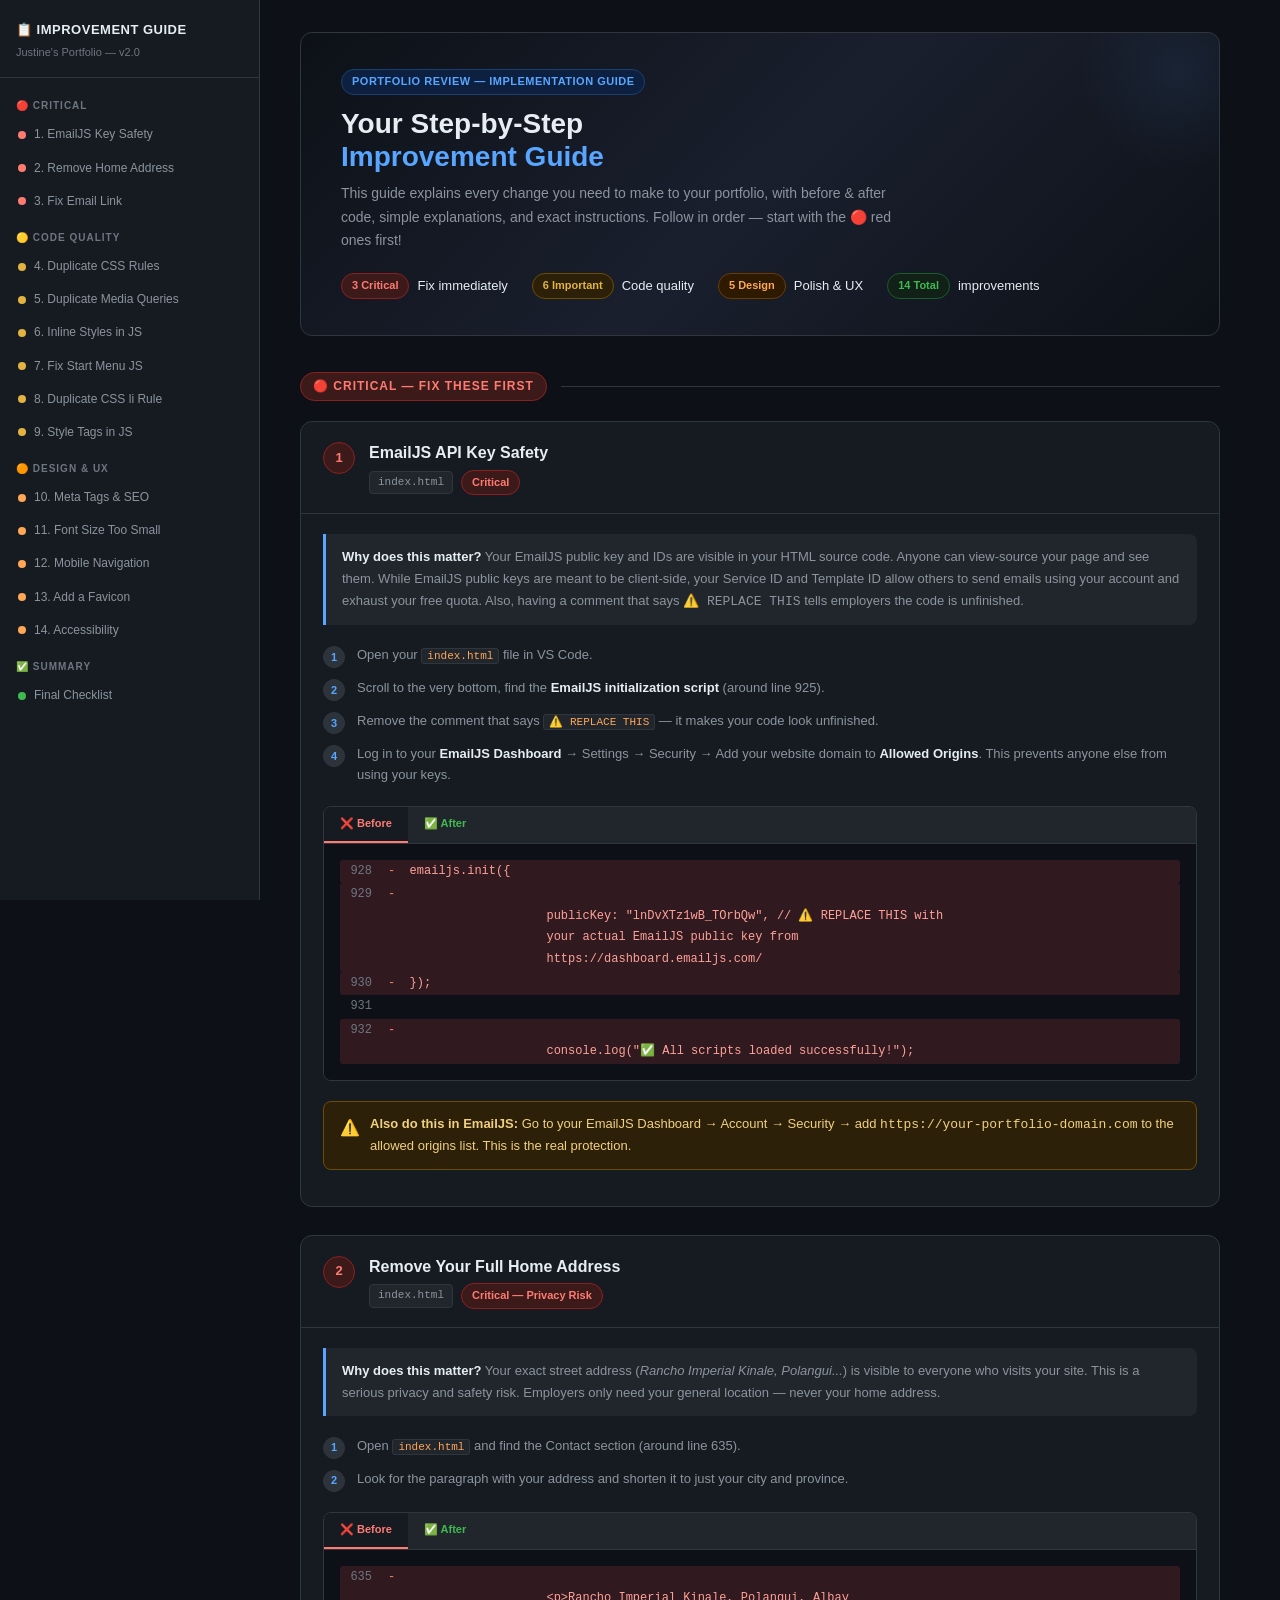
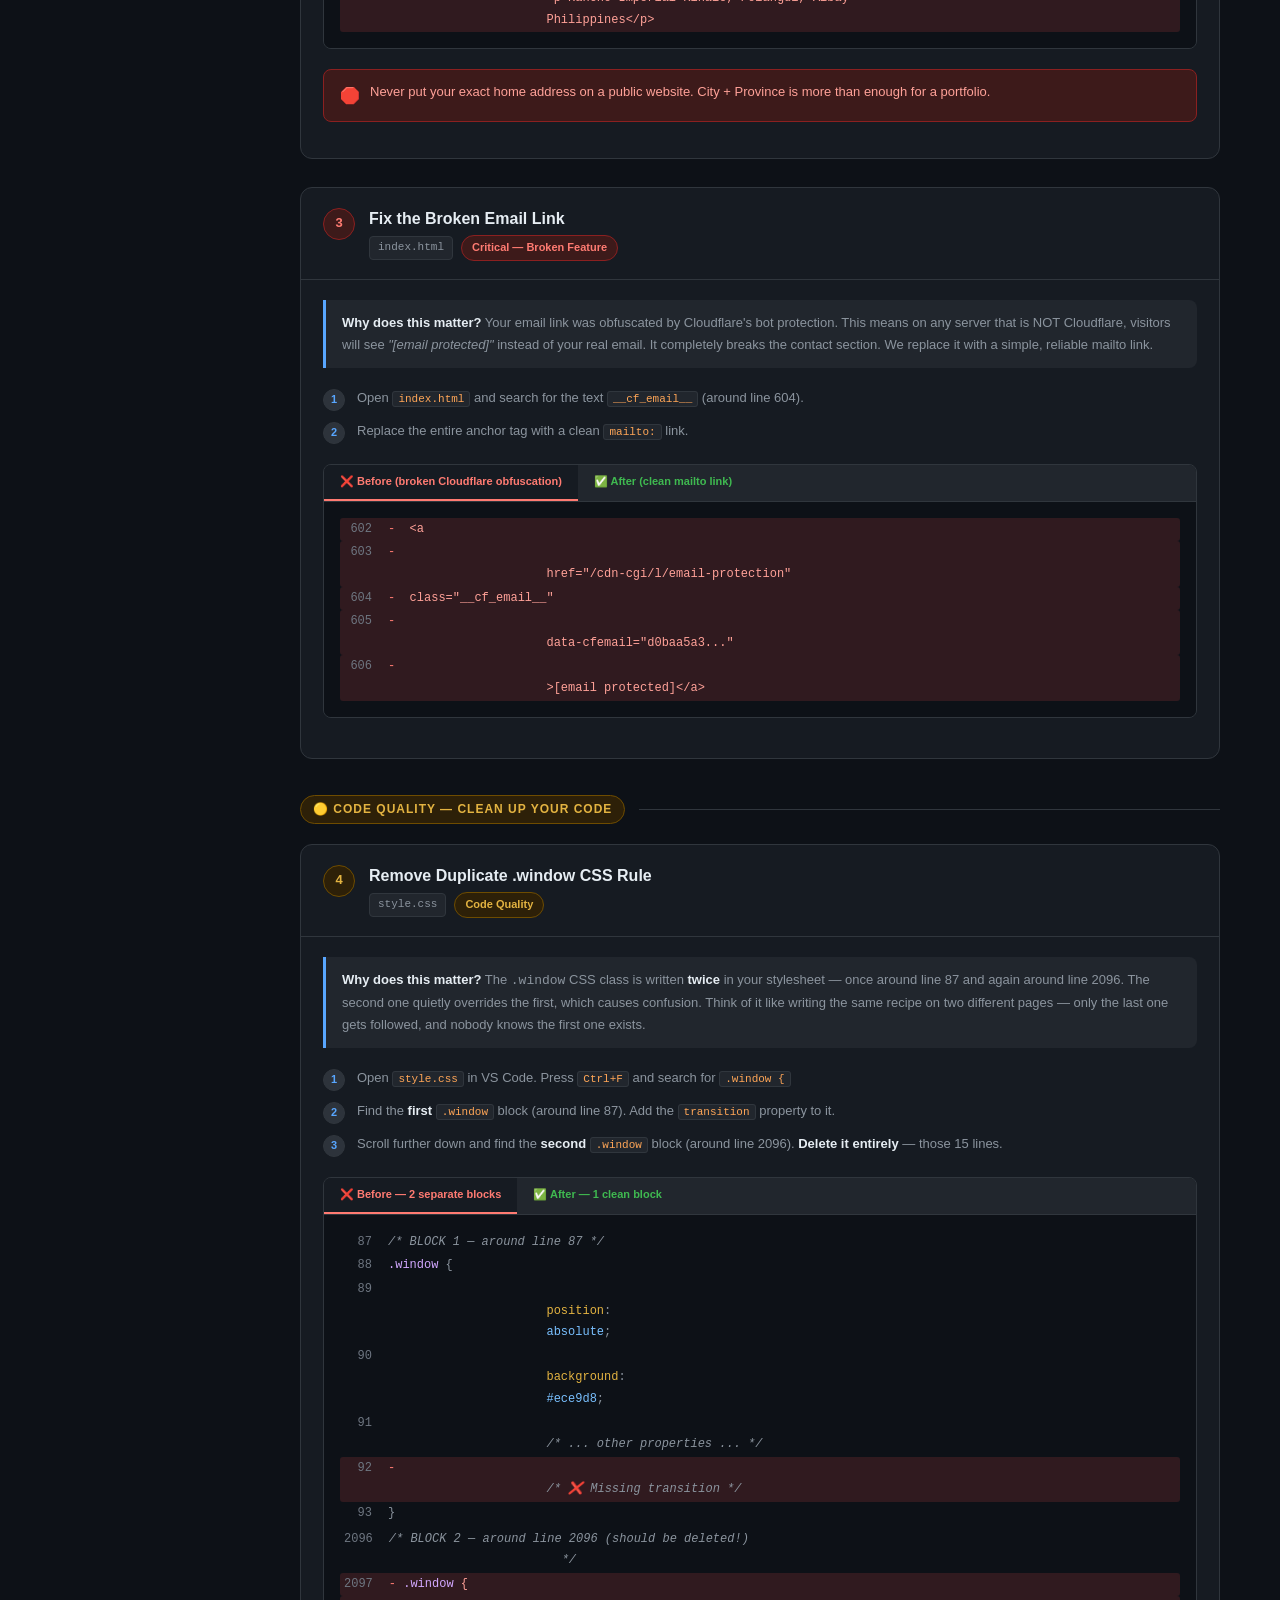
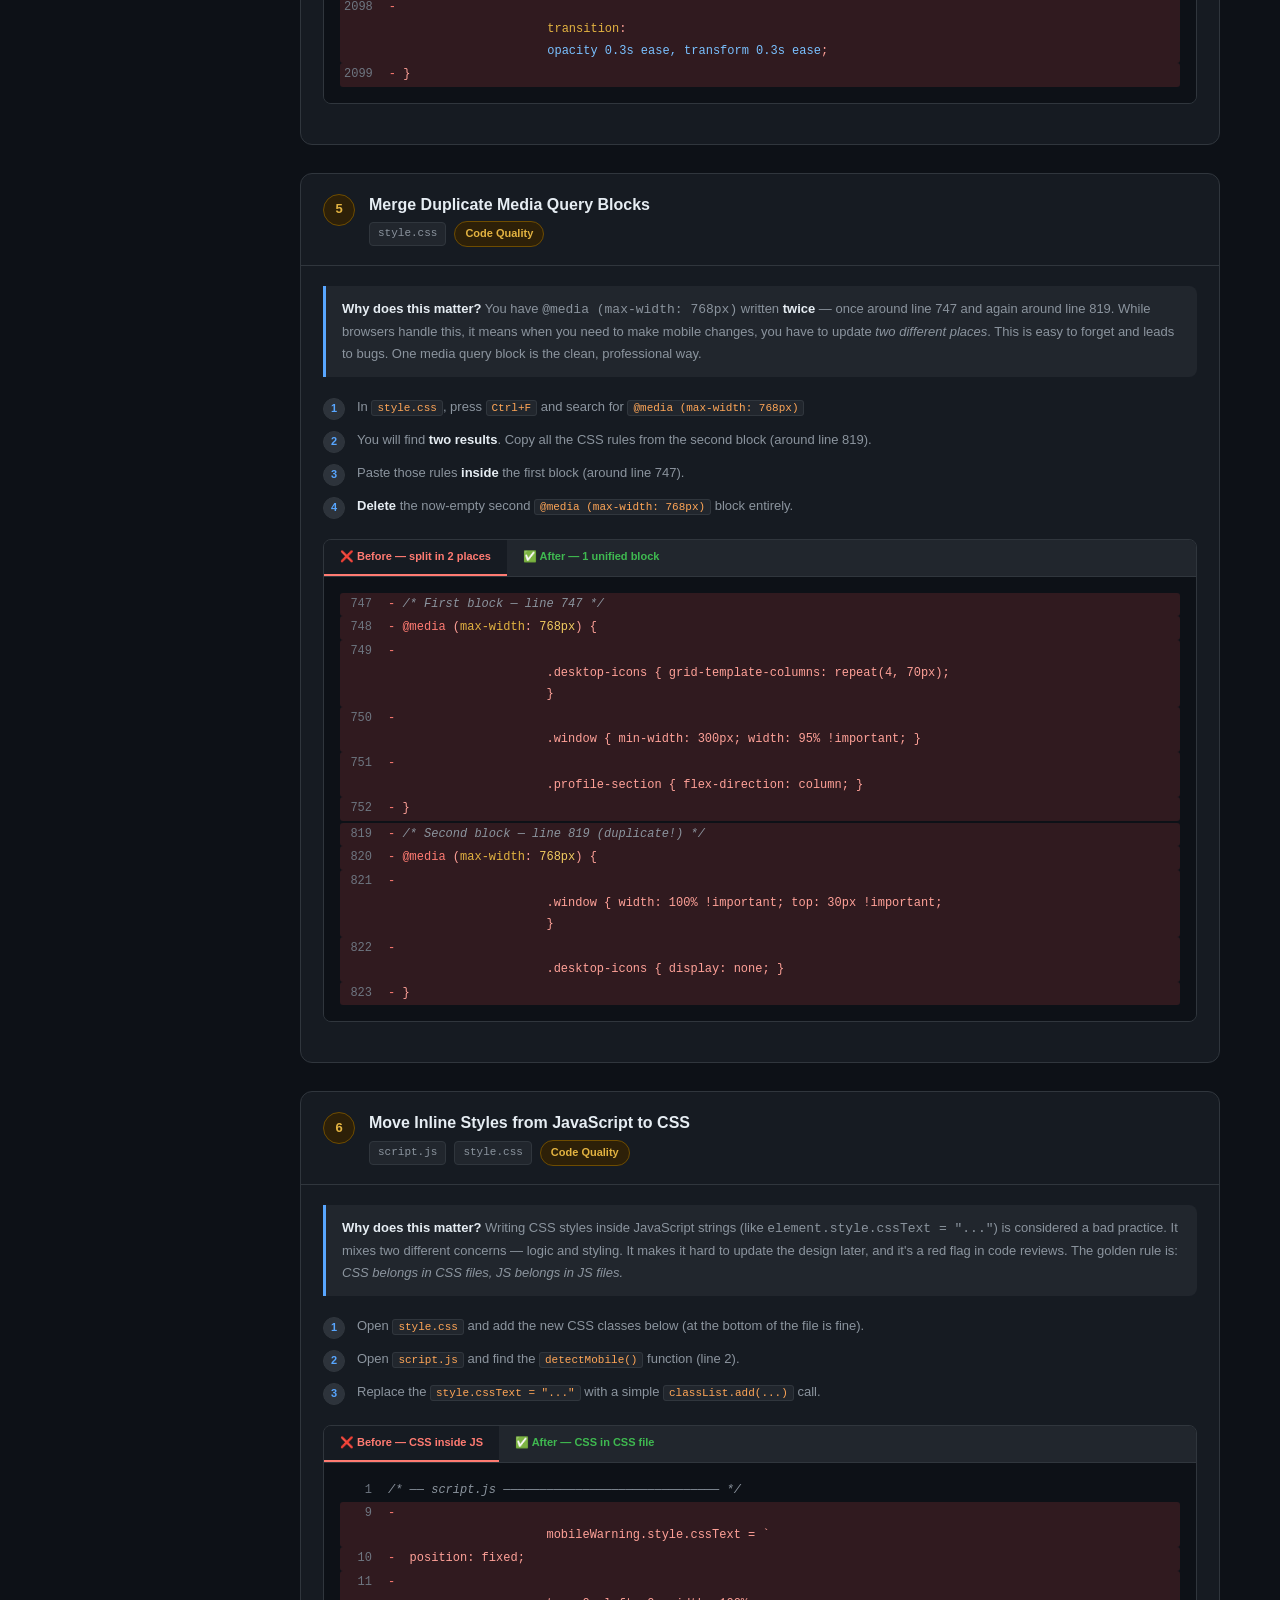
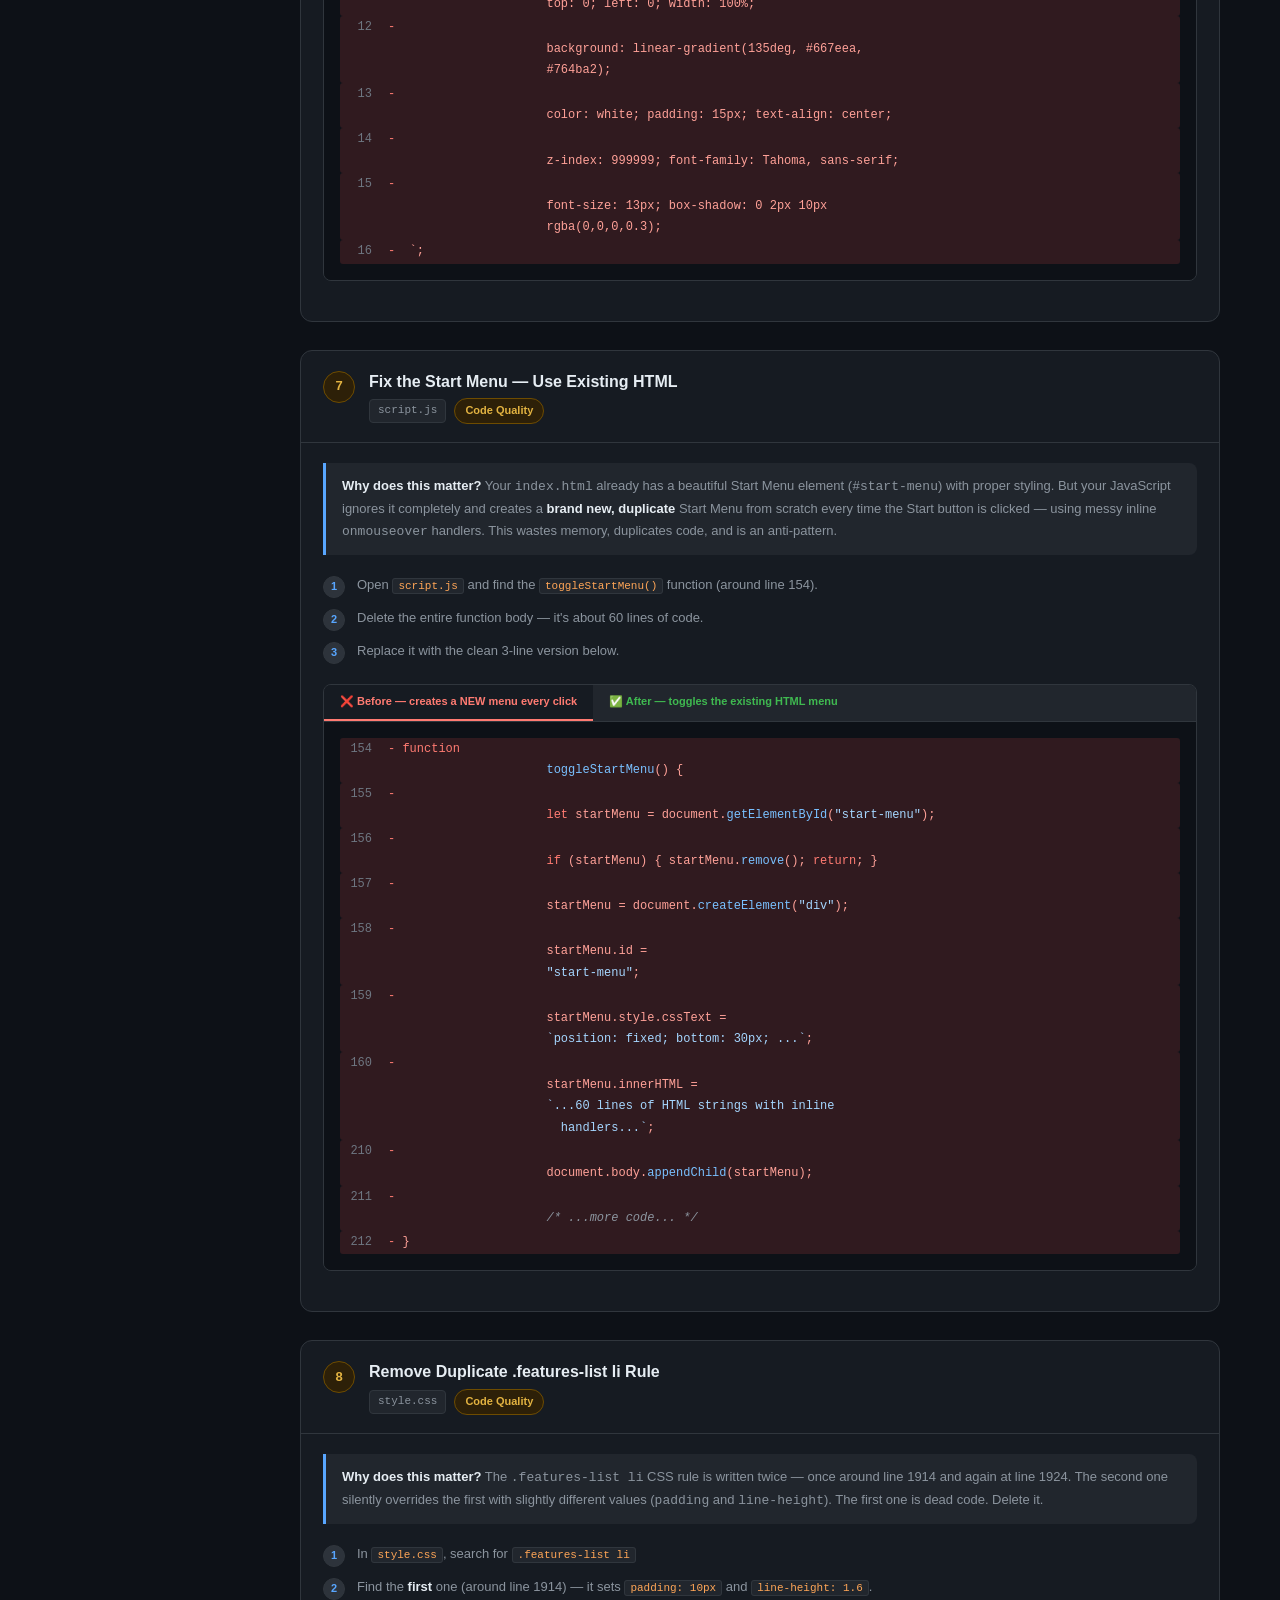
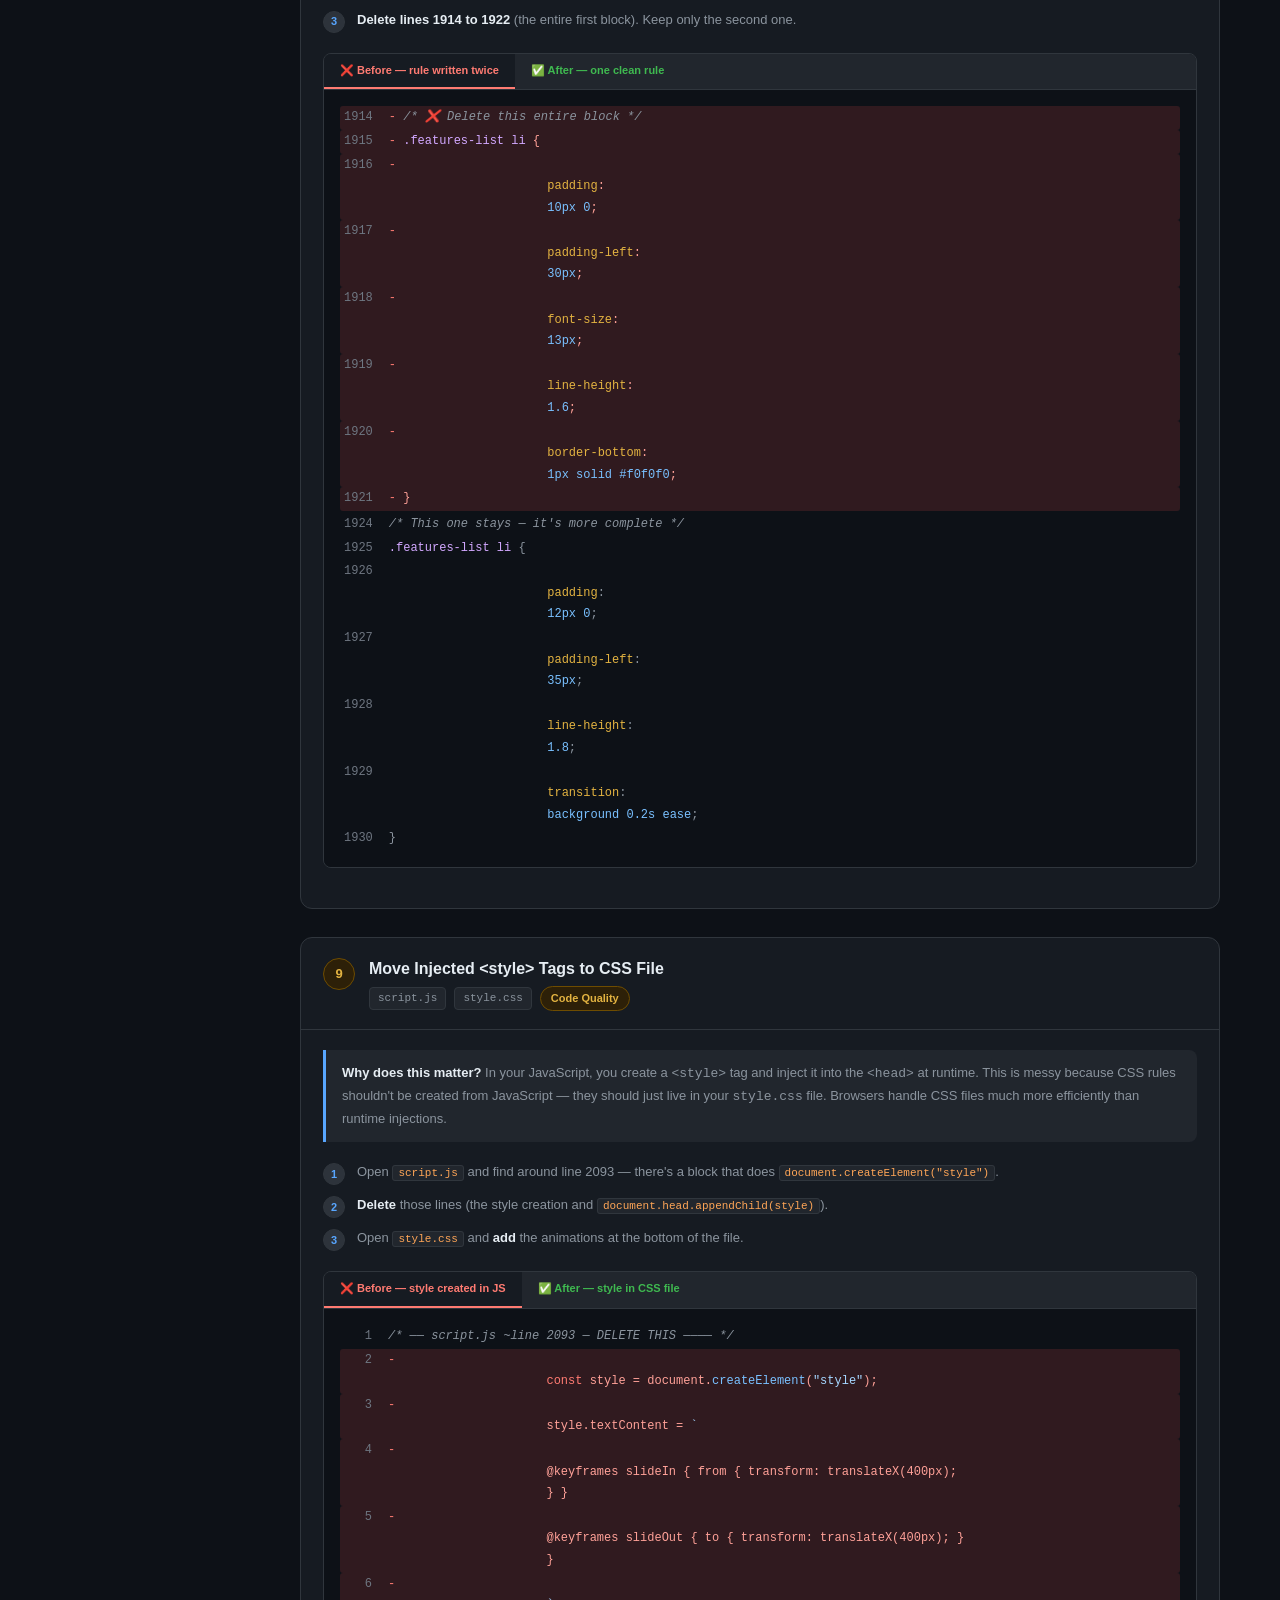
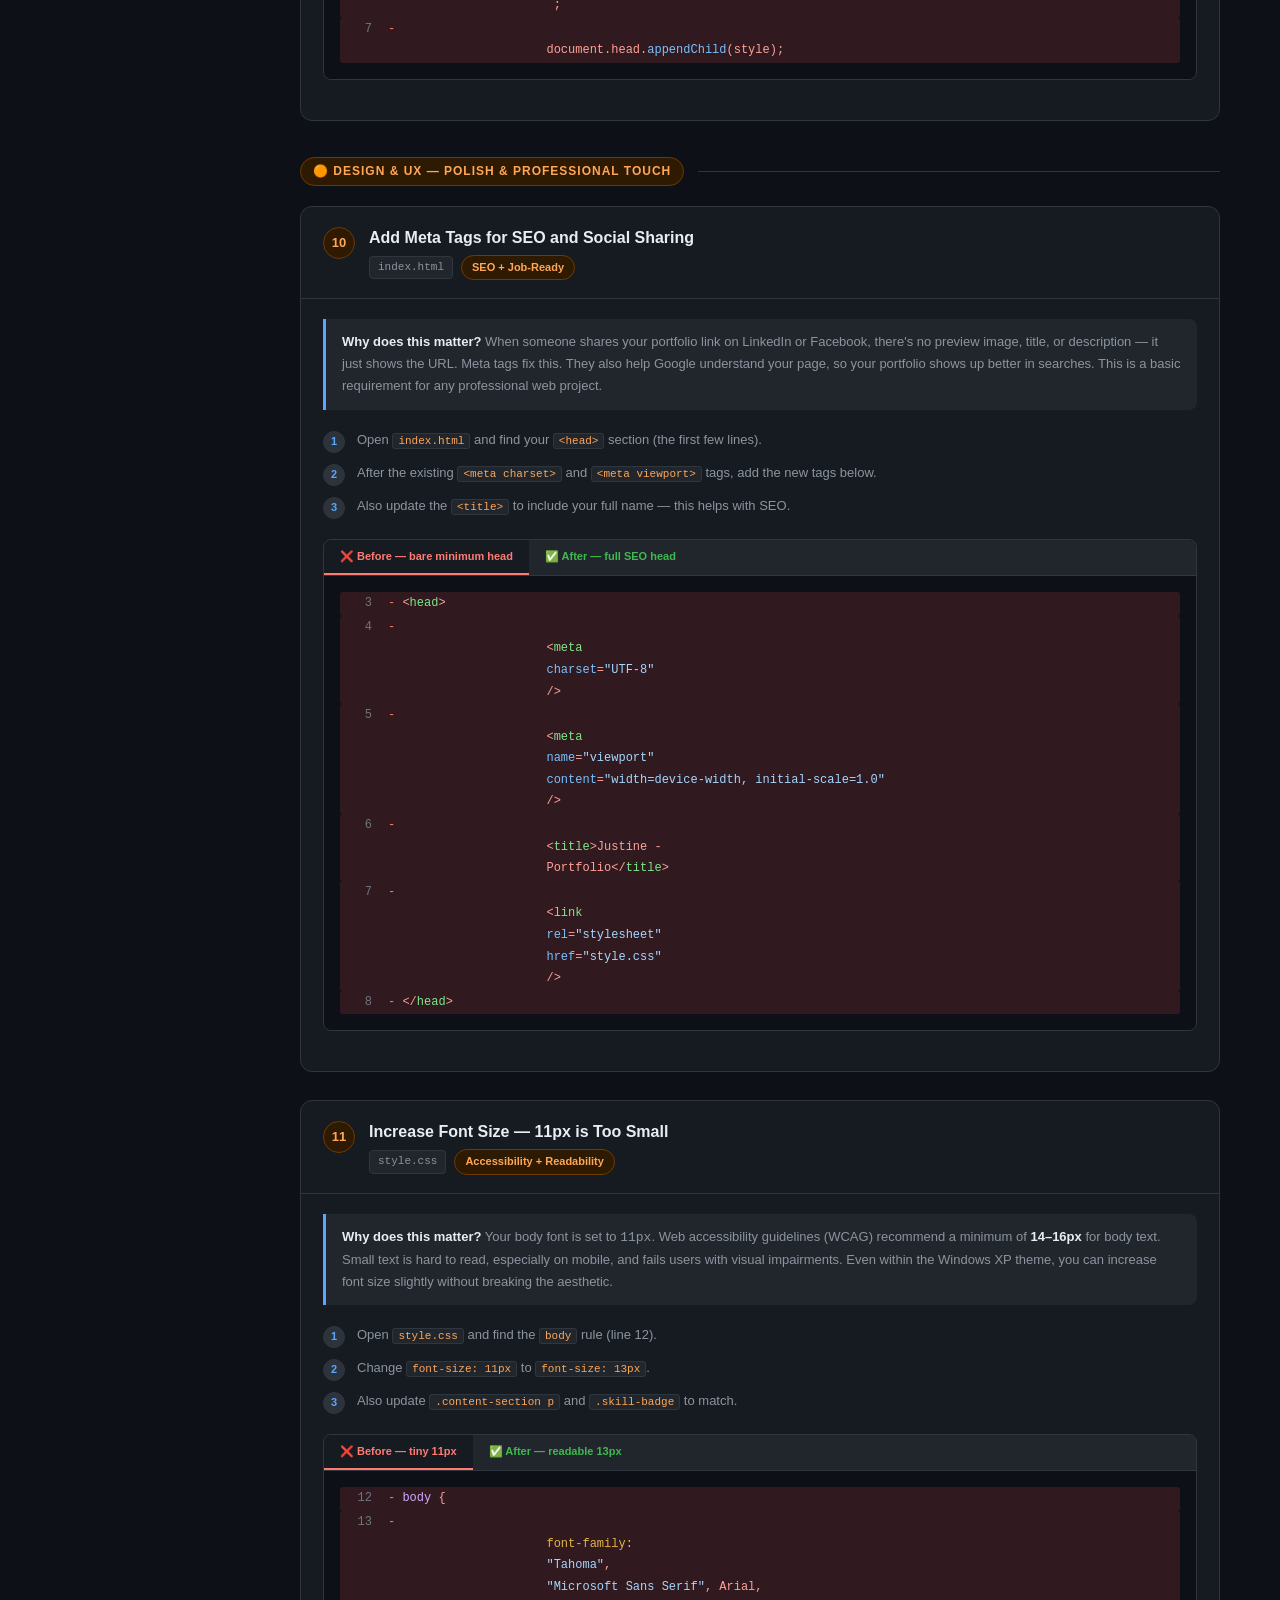
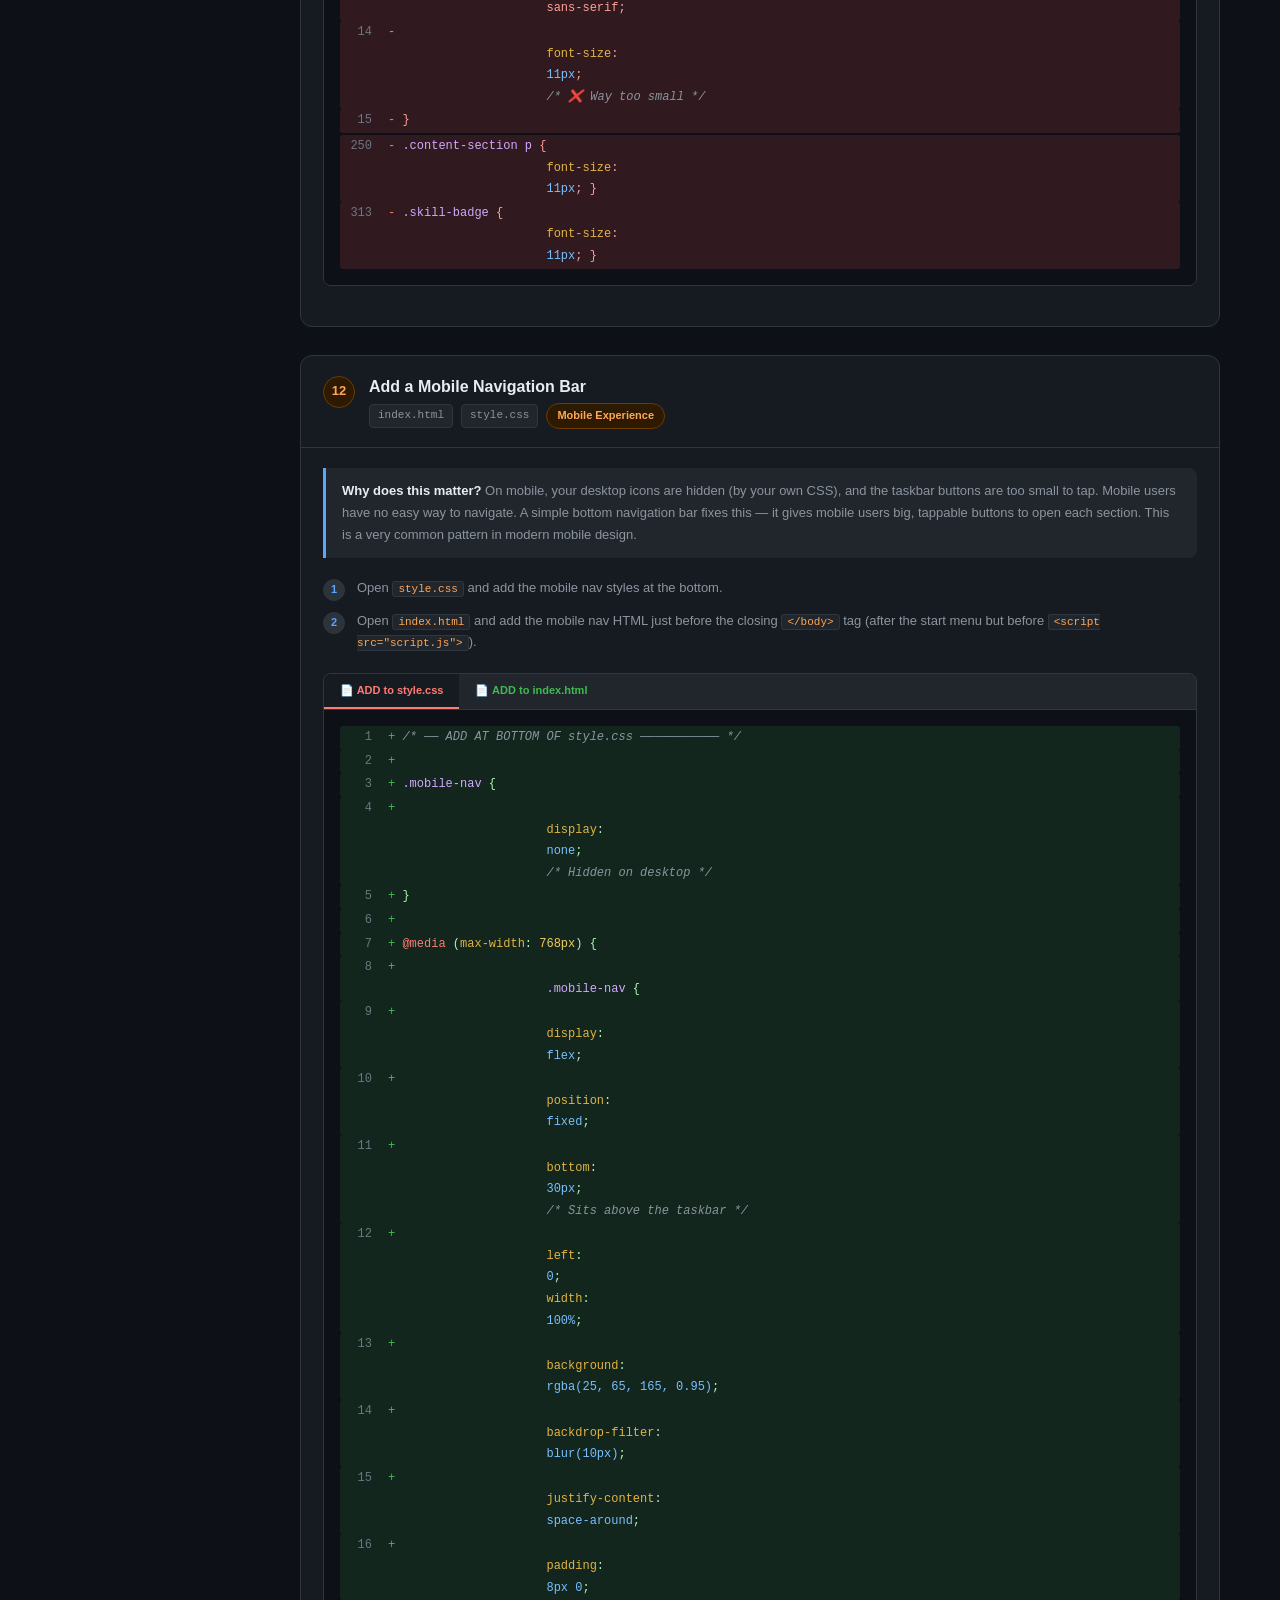
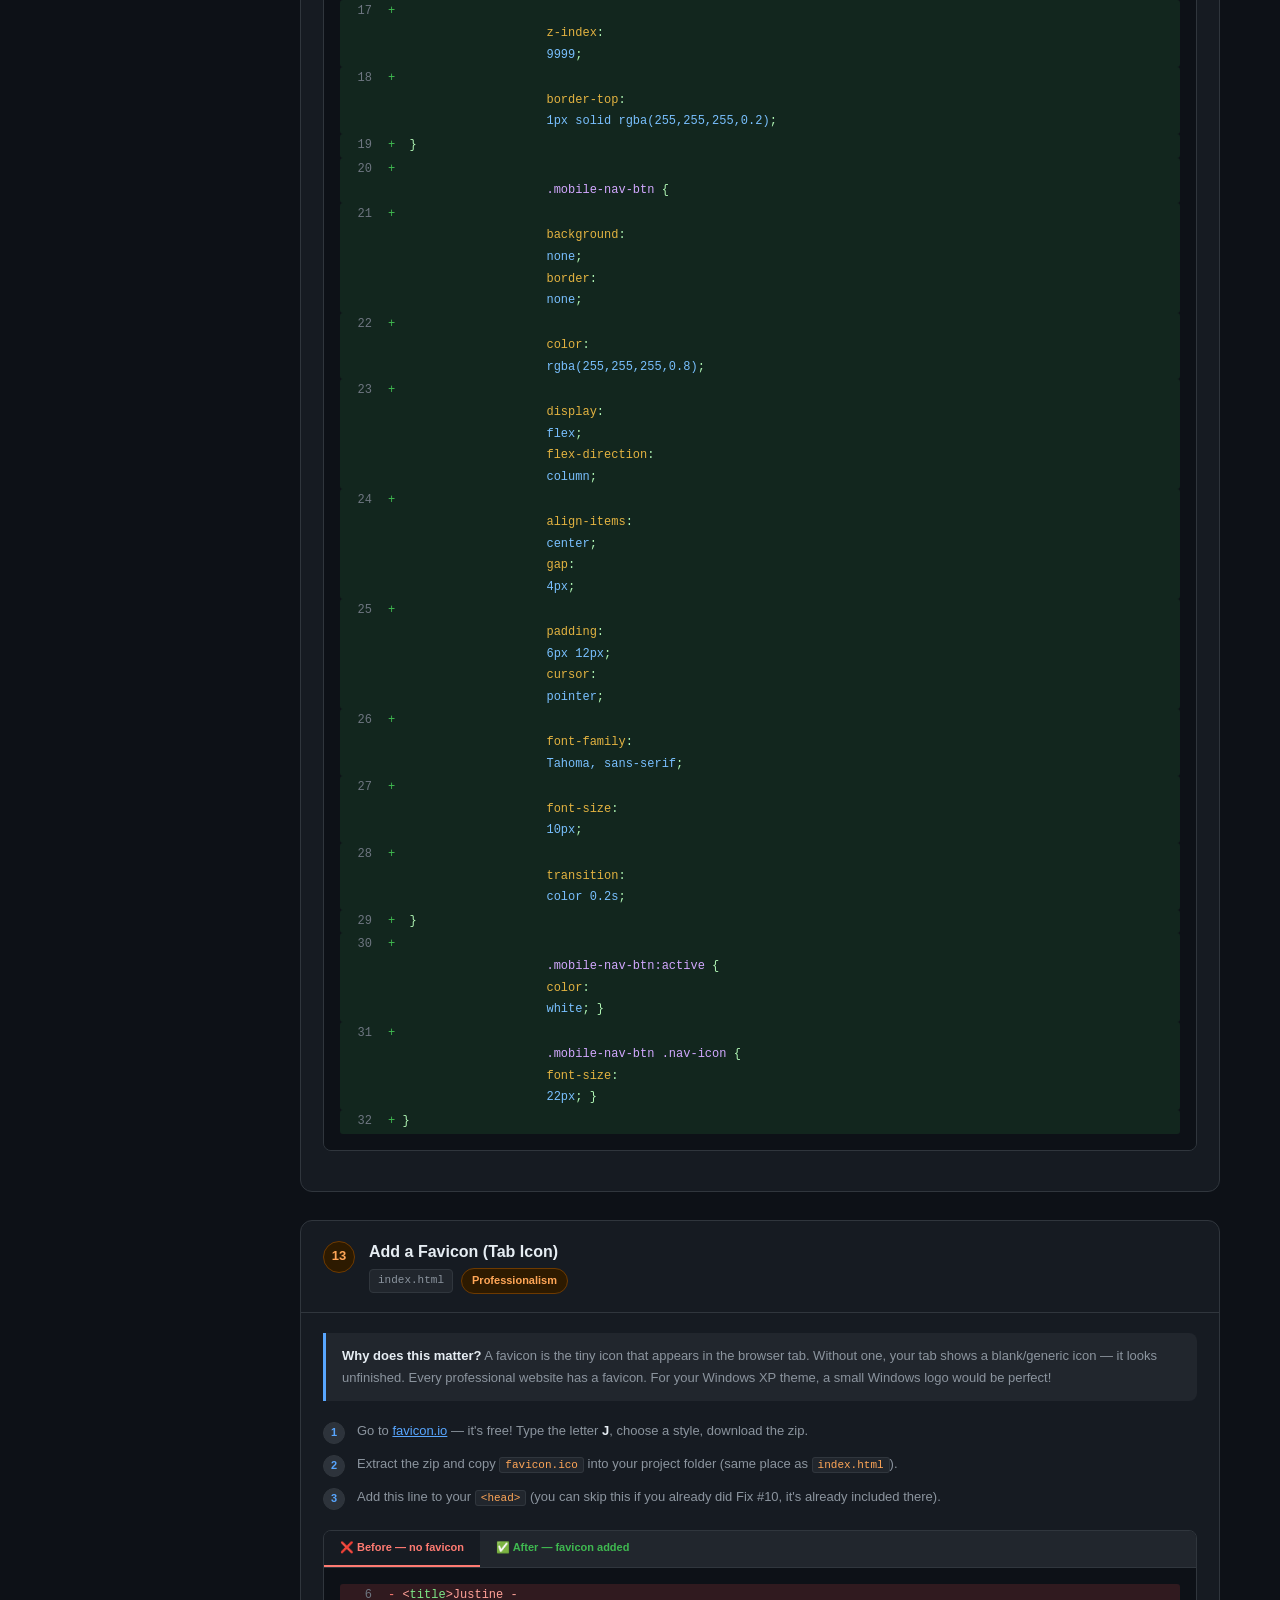
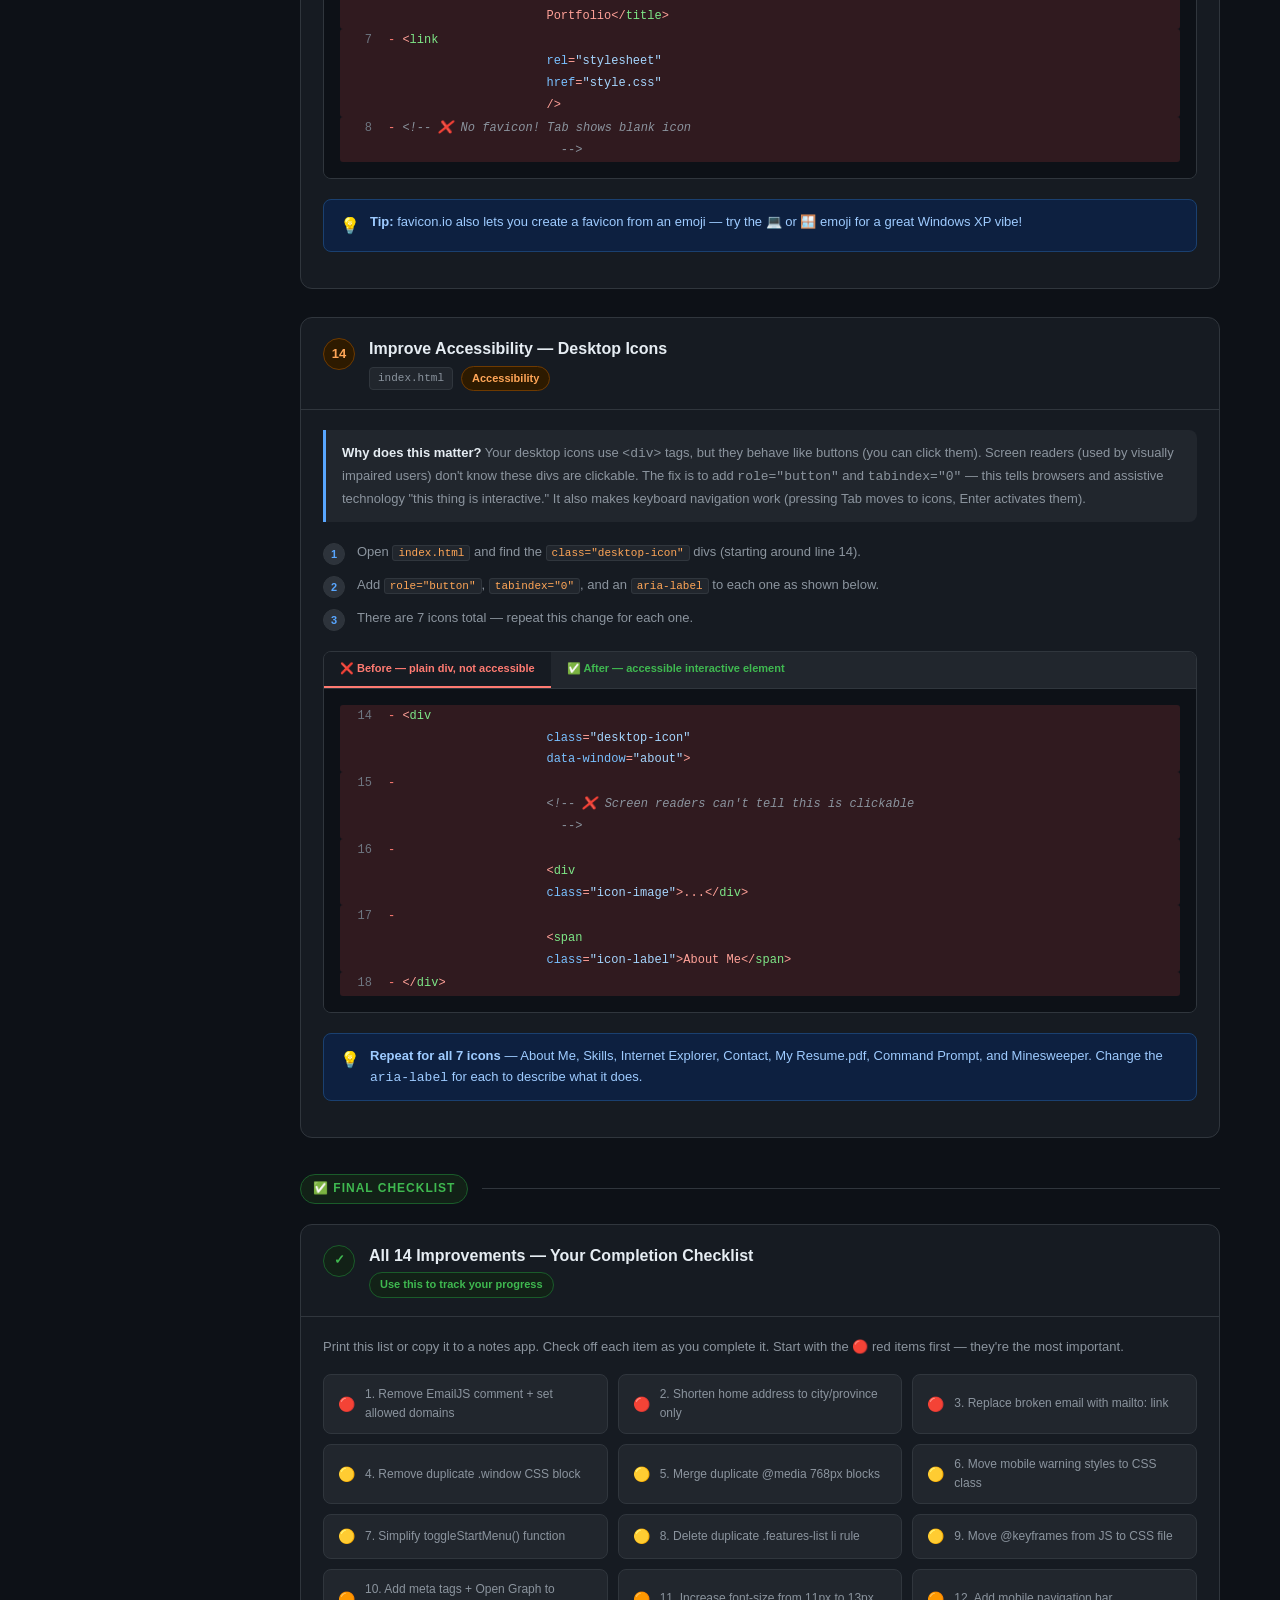
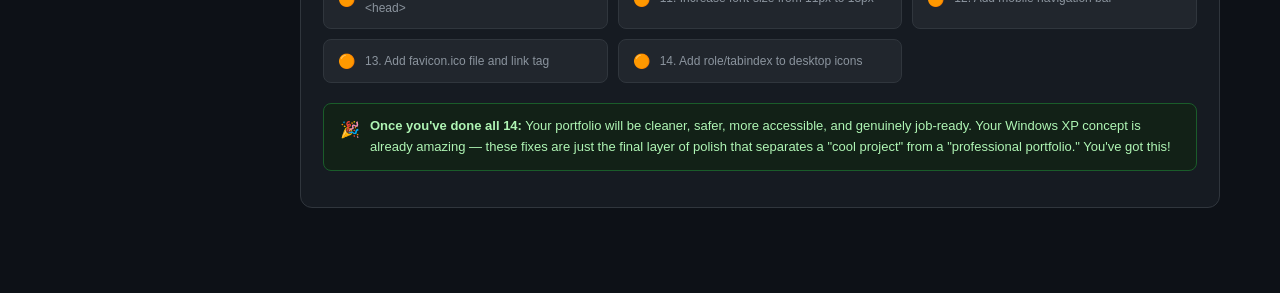
<file: changes_guide.html>
<!doctype html>
<html lang="en">
  <head>
    <meta charset="UTF-8" />
    <meta name="viewport" content="width=device-width, initial-scale=1.0" />
    <title>Portfolio Improvement Guide — Justine</title>
    <style>
      :root {
        --bg: #0d1117;
        --bg2: #161b22;
        --bg3: #21262d;
        --bg4: #2d333b;
        --border: #30363d;
        --text: #e6edf3;
        --text2: #8b949e;
        --text3: #6e7681;
        --red: #ff7b72;
        --red-bg: #3d1a1a;
        --red-border: #8b2020;
        --yellow: #e3b341;
        --yellow-bg: #2d2008;
        --yellow-border: #6e4c00;
        --green: #3fb950;
        --green-bg: #122117;
        --green-border: #1a5c2a;
        --blue: #58a6ff;
        --blue-bg: #0d2040;
        --blue-border: #1a4070;
        --purple: #bc8cff;
        --purple-bg: #1e1040;
        --orange: #ffa657;
        --orange-bg: #2d1a00;
        --orange-border: #6e3a00;
        --code-bg: #0d1117;
        --code-border: #30363d;
        --code-add: rgba(46, 160, 67, 0.15);
        --code-remove: rgba(248, 81, 73, 0.15);
        --radius: 8px;
        --radius-lg: 12px;
      }

      * {
        margin: 0;
        padding: 0;
        box-sizing: border-box;
      }

      body {
        font-family: -apple-system, "Segoe UI", sans-serif;
        background: var(--bg);
        color: var(--text);
        line-height: 1.6;
        font-size: 14px;
      }

      /* ── Sidebar ─────────────────────── */
      .layout {
        display: flex;
        min-height: 100vh;
      }

      .sidebar {
        width: 260px;
        background: var(--bg2);
        border-right: 1px solid var(--border);
        position: fixed;
        top: 0;
        left: 0;
        height: 100vh;
        overflow-y: auto;
        padding: 0 0 24px;
        z-index: 100;
      }

      .sidebar-header {
        padding: 20px 16px 16px;
        border-bottom: 1px solid var(--border);
        position: sticky;
        top: 0;
        background: var(--bg2);
        z-index: 1;
      }

      .sidebar-title {
        font-size: 13px;
        font-weight: 700;
        color: var(--text);
        letter-spacing: 0.5px;
        text-transform: uppercase;
      }

      .sidebar-sub {
        font-size: 11px;
        color: var(--text3);
        margin-top: 3px;
      }

      .sidebar-nav {
        padding: 8px 0;
      }

      .sidebar-section-label {
        font-size: 10px;
        font-weight: 700;
        color: var(--text3);
        text-transform: uppercase;
        letter-spacing: 1px;
        padding: 12px 16px 4px;
      }

      .nav-item {
        display: flex;
        align-items: center;
        gap: 8px;
        padding: 7px 16px;
        font-size: 12px;
        color: var(--text2);
        text-decoration: none;
        border-left: 2px solid transparent;
        transition: all 0.15s;
        cursor: pointer;
      }

      .nav-item:hover {
        background: var(--bg3);
        color: var(--text);
        border-left-color: var(--blue);
      }

      .nav-item.critical {
        border-left-color: transparent;
      }
      .nav-item.critical:hover {
        border-left-color: var(--red);
      }

      .priority-dot {
        width: 8px;
        height: 8px;
        border-radius: 50%;
        flex-shrink: 0;
      }
      .dot-red {
        background: var(--red);
      }
      .dot-yellow {
        background: var(--yellow);
      }
      .dot-orange {
        background: var(--orange);
      }
      .dot-green {
        background: var(--green);
      }

      /* ── Main Content ─────────────────── */
      .main {
        margin-left: 260px;
        padding: 32px 40px;
        max-width: 1000px;
      }

      /* ── Hero ─────────────────────────── */
      .hero {
        background: linear-gradient(
          135deg,
          #0d1117 0%,
          #1a1f2e 50%,
          #0d1117 100%
        );
        border: 1px solid var(--border);
        border-radius: var(--radius-lg);
        padding: 36px 40px;
        margin-bottom: 32px;
        position: relative;
        overflow: hidden;
      }

      .hero::before {
        content: "";
        position: absolute;
        top: -60px;
        right: -60px;
        width: 200px;
        height: 200px;
        background: radial-gradient(
          circle,
          rgba(88, 166, 255, 0.08) 0%,
          transparent 70%
        );
        border-radius: 50%;
      }

      .hero-tag {
        display: inline-block;
        background: var(--blue-bg);
        color: var(--blue);
        border: 1px solid var(--blue-border);
        font-size: 11px;
        font-weight: 700;
        padding: 3px 10px;
        border-radius: 20px;
        letter-spacing: 0.5px;
        text-transform: uppercase;
        margin-bottom: 12px;
      }

      .hero h1 {
        font-size: 28px;
        font-weight: 800;
        color: var(--text);
        margin-bottom: 8px;
        line-height: 1.2;
      }

      .hero h1 span {
        color: var(--blue);
      }

      .hero p {
        color: var(--text2);
        font-size: 14px;
        max-width: 560px;
        line-height: 1.7;
        margin-bottom: 20px;
      }

      .stat-row {
        display: flex;
        gap: 24px;
        flex-wrap: wrap;
      }

      .stat-item {
        display: flex;
        align-items: center;
        gap: 8px;
        font-size: 13px;
      }

      .stat-badge {
        padding: 3px 10px;
        border-radius: 20px;
        font-size: 11px;
        font-weight: 700;
      }

      .badge-red {
        background: var(--red-bg);
        color: var(--red);
        border: 1px solid var(--red-border);
      }
      .badge-yellow {
        background: var(--yellow-bg);
        color: var(--yellow);
        border: 1px solid var(--yellow-border);
      }
      .badge-orange {
        background: var(--orange-bg);
        color: var(--orange);
        border: 1px solid var(--orange-border);
      }
      .badge-green {
        background: var(--green-bg);
        color: var(--green);
        border: 1px solid var(--green-border);
      }
      .badge-blue {
        background: var(--blue-bg);
        color: var(--blue);
        border: 1px solid var(--blue-border);
      }
      .badge-purple {
        background: var(--purple-bg);
        color: var(--purple);
        border: 1px solid #5a3a90;
      }

      /* ── Change Card ──────────────────── */
      .change-card {
        background: var(--bg2);
        border: 1px solid var(--border);
        border-radius: var(--radius-lg);
        margin-bottom: 28px;
        overflow: hidden;
      }

      .change-card-header {
        padding: 18px 22px;
        border-bottom: 1px solid var(--border);
        display: flex;
        align-items: flex-start;
        gap: 14px;
      }

      .change-number {
        width: 32px;
        height: 32px;
        border-radius: 50%;
        display: flex;
        align-items: center;
        justify-content: center;
        font-size: 13px;
        font-weight: 800;
        flex-shrink: 0;
        margin-top: 2px;
      }

      .num-red {
        background: var(--red-bg);
        color: var(--red);
        border: 1px solid var(--red-border);
      }
      .num-yellow {
        background: var(--yellow-bg);
        color: var(--yellow);
        border: 1px solid var(--yellow-border);
      }
      .num-orange {
        background: var(--orange-bg);
        color: var(--orange);
        border: 1px solid var(--orange-border);
      }
      .num-green {
        background: var(--green-bg);
        color: var(--green);
        border: 1px solid var(--green-border);
      }

      .change-title-group {
        flex: 1;
      }

      .change-title {
        font-size: 16px;
        font-weight: 700;
        color: var(--text);
        margin-bottom: 4px;
      }

      .change-meta {
        display: flex;
        align-items: center;
        gap: 8px;
        flex-wrap: wrap;
      }

      .file-tag {
        font-size: 11px;
        font-family: "Consolas", "Courier New", monospace;
        background: var(--bg3);
        border: 1px solid var(--border);
        color: var(--text2);
        padding: 2px 8px;
        border-radius: 4px;
      }

      .change-body {
        padding: 20px 22px;
      }

      /* ── Why section ─────────────────── */
      .why-box {
        background: var(--bg3);
        border-left: 3px solid var(--blue);
        border-radius: 0 var(--radius) var(--radius) 0;
        padding: 12px 16px;
        margin-bottom: 20px;
        font-size: 13px;
        color: var(--text2);
        line-height: 1.7;
      }

      .why-box strong {
        color: var(--text);
      }

      /* ── Steps ───────────────────────── */
      .steps {
        margin-bottom: 20px;
      }

      .step {
        display: flex;
        gap: 12px;
        margin-bottom: 10px;
        align-items: flex-start;
      }

      .step-num {
        width: 22px;
        height: 22px;
        background: var(--bg4);
        border: 1px solid var(--border);
        border-radius: 50%;
        display: flex;
        align-items: center;
        justify-content: center;
        font-size: 11px;
        font-weight: 700;
        color: var(--blue);
        flex-shrink: 0;
        margin-top: 1px;
      }

      .step-text {
        font-size: 13px;
        color: var(--text2);
        line-height: 1.6;
      }

      .step-text strong {
        color: var(--text);
      }
      .step-text code {
        font-family: "Consolas", "Courier New", monospace;
        background: var(--bg3);
        border: 1px solid var(--border);
        padding: 1px 5px;
        border-radius: 3px;
        font-size: 11px;
        color: var(--orange);
      }

      /* ── Code Diff ───────────────────── */
      .code-diff {
        margin-bottom: 20px;
        border-radius: var(--radius);
        overflow: hidden;
        border: 1px solid var(--code-border);
      }

      .diff-tabs {
        display: flex;
        background: var(--bg3);
        border-bottom: 1px solid var(--border);
      }

      .diff-tab {
        padding: 8px 16px;
        font-size: 11px;
        font-weight: 700;
        cursor: pointer;
        display: flex;
        align-items: center;
        gap: 6px;
        border-bottom: 2px solid transparent;
        transition: all 0.15s;
        user-select: none;
      }

      .diff-tab.before {
        color: var(--red);
      }
      .diff-tab.after {
        color: var(--green);
      }
      .diff-tab.active {
        border-bottom-color: currentColor;
        background: var(--bg2);
      }

      .diff-panel {
        display: none;
      }
      .diff-panel.active {
        display: block;
      }

      .code-block {
        background: var(--code-bg);
        padding: 16px;
        overflow-x: auto;
        font-family: "Consolas", "Courier New", monospace;
        font-size: 12px;
        line-height: 1.8;
        color: var(--text2);
      }

      .code-line {
        display: flex;
        gap: 16px;
        padding: 1px 4px;
        border-radius: 3px;
        white-space: pre;
      }

      .line-num {
        color: var(--text3);
        min-width: 28px;
        text-align: right;
        user-select: none;
        flex-shrink: 0;
      }

      .line-content {
        flex: 1;
        white-space: pre-wrap;
        word-break: break-all;
      }

      .line-add {
        background: var(--code-add);
      }
      .line-remove {
        background: var(--code-remove);
      }

      .line-add .line-content::before {
        content: "+ ";
        color: var(--green);
      }
      .line-remove .line-content::before {
        content: "- ";
        color: var(--red);
      }
      .line-add .line-content {
        color: #aff5b4;
      }
      .line-remove .line-content {
        color: #ffa198;
      }

      /* Syntax colors */
      .kw {
        color: #ff7b72;
      } /* keywords */
      .str {
        color: #a5d6ff;
      } /* strings */
      .cls {
        color: #d2a8ff;
      } /* class/selector */
      .fn {
        color: #79c0ff;
      } /* functions */
      .cm {
        color: #8b949e;
        font-style: italic;
      } /* comments */
      .val {
        color: #79c0ff;
      } /* values */
      .prop {
        color: #e3b341;
      } /* properties */
      .tag {
        color: #7ee787;
      } /* html tags */
      .attr {
        color: #79c0ff;
      } /* html attributes */
      .num-val {
        color: #f2cc60;
      } /* numeric */

      /* ── Warning/Note boxes ───────────── */
      .alert {
        display: flex;
        align-items: flex-start;
        gap: 10px;
        padding: 12px 16px;
        border-radius: var(--radius);
        margin-bottom: 16px;
        font-size: 13px;
        line-height: 1.6;
      }

      .alert-icon {
        font-size: 16px;
        flex-shrink: 0;
        margin-top: 1px;
      }

      .alert-red {
        background: var(--red-bg);
        border: 1px solid var(--red-border);
        color: #ffa198;
      }
      .alert-yellow {
        background: var(--yellow-bg);
        border: 1px solid var(--yellow-border);
        color: #f0d080;
      }
      .alert-green {
        background: var(--green-bg);
        border: 1px solid var(--green-border);
        color: #aff5b4;
      }
      .alert-blue {
        background: var(--blue-bg);
        border: 1px solid var(--blue-border);
        color: #9ecbff;
      }

      /* ── Section Divider ─────────────── */
      .section-divider {
        display: flex;
        align-items: center;
        gap: 14px;
        margin: 36px 0 20px;
      }

      .section-divider-label {
        font-size: 12px;
        font-weight: 700;
        text-transform: uppercase;
        letter-spacing: 1px;
        white-space: nowrap;
        padding: 4px 12px;
        border-radius: 20px;
      }

      .section-divider-line {
        flex: 1;
        height: 1px;
        background: var(--border);
      }

      /* ── Checklist ───────────────────── */
      .checklist {
        display: grid;
        grid-template-columns: repeat(auto-fill, minmax(280px, 1fr));
        gap: 10px;
        margin-top: 8px;
      }

      .checklist-item {
        display: flex;
        align-items: center;
        gap: 10px;
        background: var(--bg3);
        border: 1px solid var(--border);
        border-radius: var(--radius);
        padding: 10px 14px;
        font-size: 12px;
        color: var(--text2);
      }

      .check-icon {
        font-size: 14px;
        flex-shrink: 0;
      }

      /* ── Scrollbar ───────────────────── */
      ::-webkit-scrollbar {
        width: 6px;
        height: 6px;
      }
      ::-webkit-scrollbar-track {
        background: transparent;
      }
      ::-webkit-scrollbar-thumb {
        background: var(--bg4);
        border-radius: 3px;
      }

      /* ── Utility ─────────────────────── */
      h2.section-h {
        font-size: 20px;
        font-weight: 700;
        color: var(--text);
        margin-bottom: 6px;
      }

      .section-desc {
        font-size: 13px;
        color: var(--text2);
        margin-bottom: 20px;
        line-height: 1.6;
      }

      @media (max-width: 768px) {
        .sidebar {
          display: none;
        }
        .main {
          margin-left: 0;
          padding: 20px;
        }
      }
    </style>
  </head>
  <body>
    <div class="layout">
      <!-- ══════════════ SIDEBAR ══════════════ -->
      <aside class="sidebar">
        <div class="sidebar-header">
          <div class="sidebar-title">📋 Improvement Guide</div>
          <div class="sidebar-sub">Justine's Portfolio — v2.0</div>
        </div>
        <nav class="sidebar-nav">
          <div class="sidebar-section-label">🔴 Critical</div>
          <a class="nav-item" href="#fix1"
            ><span class="priority-dot dot-red"></span>1. EmailJS Key Safety</a
          >
          <a class="nav-item" href="#fix2"
            ><span class="priority-dot dot-red"></span>2. Remove Home Address</a
          >
          <a class="nav-item" href="#fix3"
            ><span class="priority-dot dot-red"></span>3. Fix Email Link</a
          >

          <div class="sidebar-section-label">🟡 Code Quality</div>
          <a class="nav-item" href="#fix4"
            ><span class="priority-dot dot-yellow"></span>4. Duplicate CSS
            Rules</a
          >
          <a class="nav-item" href="#fix5"
            ><span class="priority-dot dot-yellow"></span>5. Duplicate Media
            Queries</a
          >
          <a class="nav-item" href="#fix6"
            ><span class="priority-dot dot-yellow"></span>6. Inline Styles in
            JS</a
          >
          <a class="nav-item" href="#fix7"
            ><span class="priority-dot dot-yellow"></span>7. Fix Start Menu
            JS</a
          >
          <a class="nav-item" href="#fix8"
            ><span class="priority-dot dot-yellow"></span>8. Duplicate CSS li
            Rule</a
          >
          <a class="nav-item" href="#fix9"
            ><span class="priority-dot dot-yellow"></span>9. Style Tags in JS</a
          >

          <div class="sidebar-section-label">🟠 Design & UX</div>
          <a class="nav-item" href="#fix10"
            ><span class="priority-dot dot-orange"></span>10. Meta Tags &amp;
            SEO</a
          >
          <a class="nav-item" href="#fix11"
            ><span class="priority-dot dot-orange"></span>11. Font Size Too
            Small</a
          >
          <a class="nav-item" href="#fix12"
            ><span class="priority-dot dot-orange"></span>12. Mobile
            Navigation</a
          >
          <a class="nav-item" href="#fix13"
            ><span class="priority-dot dot-orange"></span>13. Add a Favicon</a
          >
          <a class="nav-item" href="#fix14"
            ><span class="priority-dot dot-orange"></span>14. Accessibility</a
          >

          <div class="sidebar-section-label">✅ Summary</div>
          <a class="nav-item" href="#checklist"
            ><span class="priority-dot dot-green"></span>Final Checklist</a
          >
        </nav>
      </aside>

      <!-- ══════════════ MAIN ══════════════ -->
      <main class="main">
        <!-- Hero -->
        <div class="hero">
          <div class="hero-tag">Portfolio Review — Implementation Guide</div>
          <h1>Your Step-by-Step<br /><span>Improvement Guide</span></h1>
          <p>
            This guide explains every change you need to make to your portfolio,
            with before &amp; after code, simple explanations, and exact
            instructions. Follow in order — start with the 🔴 red ones first!
          </p>
          <div class="stat-row">
            <div class="stat-item">
              <span class="stat-badge badge-red">3 Critical</span> Fix
              immediately
            </div>
            <div class="stat-item">
              <span class="stat-badge badge-yellow">6 Important</span> Code
              quality
            </div>
            <div class="stat-item">
              <span class="stat-badge badge-orange">5 Design</span> Polish &amp;
              UX
            </div>
            <div class="stat-item">
              <span class="stat-badge badge-green">14 Total</span> improvements
            </div>
          </div>
        </div>

        <!-- ═══════════ SECTION: CRITICAL ═══════════ -->
        <div class="section-divider">
          <span
            class="section-divider-label badge-red"
            style="
              background: var(--red-bg);
              color: var(--red);
              border: 1px solid var(--red-border);
            "
            >🔴 Critical — Fix These First</span
          >
          <div class="section-divider-line"></div>
        </div>

        <!-- Fix 1 -->
        <div class="change-card" id="fix1">
          <div class="change-card-header">
            <div class="change-number num-red">1</div>
            <div class="change-title-group">
              <div class="change-title">EmailJS API Key Safety</div>
              <div class="change-meta">
                <span class="file-tag">index.html</span>
                <span class="stat-badge badge-red">Critical</span>
              </div>
            </div>
          </div>
          <div class="change-body">
            <div class="why-box">
              <strong>Why does this matter?</strong> Your EmailJS public key and
              IDs are visible in your HTML source code. Anyone can view-source
              your page and see them. While EmailJS public keys are meant to be
              client-side, your Service ID and Template ID allow others to send
              emails using your account and exhaust your free quota. Also,
              having a comment that says <code>⚠️ REPLACE THIS</code> tells
              employers the code is unfinished.
            </div>

            <div class="steps">
              <div class="step">
                <div class="step-num">1</div>
                <div class="step-text">
                  Open your <code>index.html</code> file in VS Code.
                </div>
              </div>
              <div class="step">
                <div class="step-num">2</div>
                <div class="step-text">
                  Scroll to the very bottom, find the
                  <strong>EmailJS initialization script</strong> (around line
                  925).
                </div>
              </div>
              <div class="step">
                <div class="step-num">3</div>
                <div class="step-text">
                  Remove the comment that says <code>⚠️ REPLACE THIS</code> — it
                  makes your code look unfinished.
                </div>
              </div>
              <div class="step">
                <div class="step-num">4</div>
                <div class="step-text">
                  Log in to your <strong>EmailJS Dashboard</strong> → Settings →
                  Security → Add your website domain to
                  <strong>Allowed Origins</strong>. This prevents anyone else
                  from using your keys.
                </div>
              </div>
            </div>

            <div class="code-diff">
              <div class="diff-tabs">
                <div
                  class="diff-tab before active"
                  onclick="switchTab(this, 'tab-1-before')"
                >
                  ❌ Before
                </div>
                <div
                  class="diff-tab after"
                  onclick="switchTab(this, 'tab-1-after')"
                >
                  ✅ After
                </div>
              </div>
              <div class="diff-panel active" id="tab-1-before">
                <div class="code-block">
                  <div class="code-line line-remove">
                    <span class="line-num">928</span
                    ><span class="line-content"> emailjs.init({</span>
                  </div>
                  <div class="code-line line-remove">
                    <span class="line-num">929</span
                    ><span class="line-content">
                      publicKey: "lnDvXTz1wB_TOrbQw", // ⚠️ REPLACE THIS with
                      your actual EmailJS public key from
                      https://dashboard.emailjs.com/</span
                    >
                  </div>
                  <div class="code-line line-remove">
                    <span class="line-num">930</span
                    ><span class="line-content"> });</span>
                  </div>
                  <div class="code-line">
                    <span class="line-num">931</span
                    ><span class="line-content"></span>
                  </div>
                  <div class="code-line line-remove">
                    <span class="line-num">932</span
                    ><span class="line-content">
                      console.log("✅ All scripts loaded successfully!");</span
                    >
                  </div>
                </div>
              </div>
              <div class="diff-panel" id="tab-1-after">
                <div class="code-block">
                  <div class="code-line line-add">
                    <span class="line-num">928</span
                    ><span class="line-content"> emailjs.init({</span>
                  </div>
                  <div class="code-line line-add">
                    <span class="line-num">929</span
                    ><span class="line-content">
                      publicKey: "lnDvXTz1wB_TOrbQw",</span
                    >
                  </div>
                  <div class="code-line line-add">
                    <span class="line-num">930</span
                    ><span class="line-content"> });</span>
                  </div>
                </div>
              </div>
            </div>

            <div class="alert alert-yellow">
              <span class="alert-icon">⚠️</span>
              <div>
                <strong>Also do this in EmailJS:</strong> Go to your EmailJS
                Dashboard → Account → Security → add
                <code>https://your-portfolio-domain.com</code> to the allowed
                origins list. This is the real protection.
              </div>
            </div>
          </div>
        </div>

        <!-- Fix 2 -->
        <div class="change-card" id="fix2">
          <div class="change-card-header">
            <div class="change-number num-red">2</div>
            <div class="change-title-group">
              <div class="change-title">Remove Your Full Home Address</div>
              <div class="change-meta">
                <span class="file-tag">index.html</span>
                <span class="stat-badge badge-red"
                  >Critical — Privacy Risk</span
                >
              </div>
            </div>
          </div>
          <div class="change-body">
            <div class="why-box">
              <strong>Why does this matter?</strong> Your exact street address
              (<em>Rancho Imperial Kinale, Polangui...</em>) is visible to
              everyone who visits your site. This is a serious privacy and
              safety risk. Employers only need your general location — never
              your home address.
            </div>

            <div class="steps">
              <div class="step">
                <div class="step-num">1</div>
                <div class="step-text">
                  Open <code>index.html</code> and find the Contact section
                  (around line 635).
                </div>
              </div>
              <div class="step">
                <div class="step-num">2</div>
                <div class="step-text">
                  Look for the paragraph with your address and shorten it to
                  just your city and province.
                </div>
              </div>
            </div>

            <div class="code-diff">
              <div class="diff-tabs">
                <div
                  class="diff-tab before active"
                  onclick="switchTab(this, 'tab-2-before')"
                >
                  ❌ Before
                </div>
                <div
                  class="diff-tab after"
                  onclick="switchTab(this, 'tab-2-after')"
                >
                  ✅ After
                </div>
              </div>
              <div class="diff-panel active" id="tab-2-before">
                <div class="code-block">
                  <div class="code-line line-remove">
                    <span class="line-num">635</span
                    ><span class="line-content">
                      &lt;p&gt;Rancho Imperial Kinale, Polangui, Albay
                      Philippines&lt;/p&gt;</span
                    >
                  </div>
                </div>
              </div>
              <div class="diff-panel" id="tab-2-after">
                <div class="code-block">
                  <div class="code-line line-add">
                    <span class="line-num">635</span
                    ><span class="line-content">
                      &lt;p&gt;Polangui, Albay, Philippines&lt;/p&gt;</span
                    >
                  </div>
                </div>
              </div>
            </div>

            <div class="alert alert-red">
              <span class="alert-icon">🛑</span>
              <div>
                Never put your exact home address on a public website. City +
                Province is more than enough for a portfolio.
              </div>
            </div>
          </div>
        </div>

        <!-- Fix 3 -->
        <div class="change-card" id="fix3">
          <div class="change-card-header">
            <div class="change-number num-red">3</div>
            <div class="change-title-group">
              <div class="change-title">Fix the Broken Email Link</div>
              <div class="change-meta">
                <span class="file-tag">index.html</span>
                <span class="stat-badge badge-red"
                  >Critical — Broken Feature</span
                >
              </div>
            </div>
          </div>
          <div class="change-body">
            <div class="why-box">
              <strong>Why does this matter?</strong> Your email link was
              obfuscated by Cloudflare's bot protection. This means on any
              server that is NOT Cloudflare, visitors will see
              <em>"[email protected]"</em> instead of your real email. It
              completely breaks the contact section. We replace it with a
              simple, reliable mailto link.
            </div>

            <div class="steps">
              <div class="step">
                <div class="step-num">1</div>
                <div class="step-text">
                  Open <code>index.html</code> and search for the text
                  <code>__cf_email__</code> (around line 604).
                </div>
              </div>
              <div class="step">
                <div class="step-num">2</div>
                <div class="step-text">
                  Replace the entire anchor tag with a clean
                  <code>mailto:</code> link.
                </div>
              </div>
            </div>

            <div class="code-diff">
              <div class="diff-tabs">
                <div
                  class="diff-tab before active"
                  onclick="switchTab(this, 'tab-3-before')"
                >
                  ❌ Before (broken Cloudflare obfuscation)
                </div>
                <div
                  class="diff-tab after"
                  onclick="switchTab(this, 'tab-3-after')"
                >
                  ✅ After (clean mailto link)
                </div>
              </div>
              <div class="diff-panel active" id="tab-3-before">
                <div class="code-block">
                  <div class="code-line line-remove">
                    <span class="line-num">602</span
                    ><span class="line-content"> &lt;a</span>
                  </div>
                  <div class="code-line line-remove">
                    <span class="line-num">603</span
                    ><span class="line-content">
                      href="/cdn-cgi/l/email-protection"</span
                    >
                  </div>
                  <div class="code-line line-remove">
                    <span class="line-num">604</span
                    ><span class="line-content"> class="__cf_email__"</span>
                  </div>
                  <div class="code-line line-remove">
                    <span class="line-num">605</span
                    ><span class="line-content">
                      data-cfemail="d0baa5a3..."</span
                    >
                  </div>
                  <div class="code-line line-remove">
                    <span class="line-num">606</span
                    ><span class="line-content">
                      &gt;[email&#160;protected]&lt;/a&gt;</span
                    >
                  </div>
                </div>
              </div>
              <div class="diff-panel" id="tab-3-after">
                <div class="code-block">
                  <div class="code-line line-add">
                    <span class="line-num">602</span
                    ><span class="line-content">
                      &lt;a href="mailto:justine.tesara0907@gmail.com"&gt;</span
                    >
                  </div>
                  <div class="code-line line-add">
                    <span class="line-num">603</span
                    ><span class="line-content">
                      justine.tesara0907@gmail.com</span
                    >
                  </div>
                  <div class="code-line line-add">
                    <span class="line-num">604</span
                    ><span class="line-content"> &lt;/a&gt;</span>
                  </div>
                </div>
              </div>
            </div>
          </div>
        </div>

        <!-- ═══════════ SECTION: CODE QUALITY ═══════════ -->
        <div class="section-divider">
          <span
            class="section-divider-label badge-yellow"
            style="
              background: var(--yellow-bg);
              color: var(--yellow);
              border: 1px solid var(--yellow-border);
            "
            >🟡 Code Quality — Clean Up Your Code</span
          >
          <div class="section-divider-line"></div>
        </div>

        <!-- Fix 4 -->
        <div class="change-card" id="fix4">
          <div class="change-card-header">
            <div class="change-number num-yellow">4</div>
            <div class="change-title-group">
              <div class="change-title">Remove Duplicate .window CSS Rule</div>
              <div class="change-meta">
                <span class="file-tag">style.css</span>
                <span class="stat-badge badge-yellow">Code Quality</span>
              </div>
            </div>
          </div>
          <div class="change-body">
            <div class="why-box">
              <strong>Why does this matter?</strong> The
              <code>.window</code> CSS class is written
              <strong>twice</strong> in your stylesheet — once around line 87
              and again around line 2096. The second one quietly overrides the
              first, which causes confusion. Think of it like writing the same
              recipe on two different pages — only the last one gets followed,
              and nobody knows the first one exists.
            </div>

            <div class="steps">
              <div class="step">
                <div class="step-num">1</div>
                <div class="step-text">
                  Open <code>style.css</code> in VS Code. Press
                  <code>Ctrl+F</code> and search for <code>.window {</code>
                </div>
              </div>
              <div class="step">
                <div class="step-num">2</div>
                <div class="step-text">
                  Find the <strong>first</strong> <code>.window</code> block
                  (around line 87). Add the <code>transition</code> property to
                  it.
                </div>
              </div>
              <div class="step">
                <div class="step-num">3</div>
                <div class="step-text">
                  Scroll further down and find the <strong>second</strong>
                  <code>.window</code> block (around line 2096).
                  <strong>Delete it entirely</strong> — those 15 lines.
                </div>
              </div>
            </div>

            <div class="code-diff">
              <div class="diff-tabs">
                <div
                  class="diff-tab before active"
                  onclick="switchTab(this, 'tab-4-before')"
                >
                  ❌ Before — 2 separate blocks
                </div>
                <div
                  class="diff-tab after"
                  onclick="switchTab(this, 'tab-4-after')"
                >
                  ✅ After — 1 clean block
                </div>
              </div>
              <div class="diff-panel active" id="tab-4-before">
                <div class="code-block">
                  <div class="code-line">
                    <span class="line-num">87</span
                    ><span class="line-content"
                      ><span class="cm"
                        >/* BLOCK 1 — around line 87 */</span
                      ></span
                    >
                  </div>
                  <div class="code-line">
                    <span class="line-num">88</span
                    ><span class="line-content"
                      ><span class="cls">.window</span> {</span
                    >
                  </div>
                  <div class="code-line">
                    <span class="line-num">89</span
                    ><span class="line-content">
                      <span class="prop">position</span>:
                      <span class="val">absolute</span>;</span
                    >
                  </div>
                  <div class="code-line">
                    <span class="line-num">90</span
                    ><span class="line-content">
                      <span class="prop">background</span>:
                      <span class="val">#ece9d8</span>;</span
                    >
                  </div>
                  <div class="code-line">
                    <span class="line-num">91</span
                    ><span class="line-content">
                      <span class="cm"
                        >/* ... other properties ... */</span
                      ></span
                    >
                  </div>
                  <div class="code-line line-remove">
                    <span class="line-num">92</span
                    ><span class="line-content">
                      <span class="cm">/* ❌ Missing transition */</span></span
                    >
                  </div>
                  <div class="code-line">
                    <span class="line-num">93</span
                    ><span class="line-content">}</span>
                  </div>
                  <div class="code-line">
                    <span class="line-num"></span
                    ><span class="line-content"></span>
                  </div>
                  <div class="code-line">
                    <span class="line-num">2096</span
                    ><span class="line-content"
                      ><span class="cm"
                        >/* BLOCK 2 — around line 2096 (should be deleted!)
                        */</span
                      ></span
                    >
                  </div>
                  <div class="code-line line-remove">
                    <span class="line-num">2097</span
                    ><span class="line-content"
                      ><span class="cls">.window</span> {</span
                    >
                  </div>
                  <div class="code-line line-remove">
                    <span class="line-num">2098</span
                    ><span class="line-content">
                      <span class="prop">transition</span>:
                      <span class="val"
                        >opacity 0.3s ease, transform 0.3s ease</span
                      >;</span
                    >
                  </div>
                  <div class="code-line line-remove">
                    <span class="line-num">2099</span
                    ><span class="line-content">}</span>
                  </div>
                </div>
              </div>
              <div class="diff-panel" id="tab-4-after">
                <div class="code-block">
                  <div class="code-line">
                    <span class="line-num">87</span
                    ><span class="line-content"
                      ><span class="cm"
                        >/* ✅ ONE block — everything in one place */</span
                      ></span
                    >
                  </div>
                  <div class="code-line line-add">
                    <span class="line-num">88</span
                    ><span class="line-content"
                      ><span class="cls">.window</span> {</span
                    >
                  </div>
                  <div class="code-line line-add">
                    <span class="line-num">89</span
                    ><span class="line-content">
                      <span class="prop">position</span>:
                      <span class="val">absolute</span>;</span
                    >
                  </div>
                  <div class="code-line line-add">
                    <span class="line-num">90</span
                    ><span class="line-content">
                      <span class="prop">background</span>:
                      <span class="val">#ece9d8</span>;</span
                    >
                  </div>
                  <div class="code-line line-add">
                    <span class="line-num">91</span
                    ><span class="line-content">
                      <span class="prop">border</span>:
                      <span class="val">3px solid</span>;</span
                    >
                  </div>
                  <div class="code-line line-add">
                    <span class="line-num">92</span
                    ><span class="line-content">
                      <span class="prop">border-color</span>:
                      <span class="val">#f1ede2 #888c8f #888c8f #f1ede2</span
                      >;</span
                    >
                  </div>
                  <div class="code-line line-add">
                    <span class="line-num">93</span
                    ><span class="line-content">
                      <span class="prop">box-shadow</span>:
                      <span class="val">2px 2px 8px rgba(0,0,0,0.3)</span
                      >;</span
                    >
                  </div>
                  <div class="code-line line-add">
                    <span class="line-num">94</span
                    ><span class="line-content">
                      <span class="prop">min-width</span>:
                      <span class="val">400px</span>;</span
                    >
                  </div>
                  <div class="code-line line-add">
                    <span class="line-num">95</span
                    ><span class="line-content">
                      <span class="prop">max-width</span>:
                      <span class="val">90%</span>;</span
                    >
                  </div>
                  <div class="code-line line-add">
                    <span class="line-num">96</span
                    ><span class="line-content">
                      <span class="prop">min-height</span>:
                      <span class="val">300px</span>;</span
                    >
                  </div>
                  <div class="code-line line-add">
                    <span class="line-num">97</span
                    ><span class="line-content">
                      <span class="prop">max-height</span>:
                      <span class="val">calc(100vh - 80px)</span>;</span
                    >
                  </div>
                  <div class="code-line line-add">
                    <span class="line-num">98</span
                    ><span class="line-content">
                      <span class="prop">display</span>:
                      <span class="val">none</span>;</span
                    >
                  </div>
                  <div class="code-line line-add">
                    <span class="line-num">99</span
                    ><span class="line-content">
                      <span class="prop">flex-direction</span>:
                      <span class="val">column</span>;</span
                    >
                  </div>
                  <div class="code-line line-add">
                    <span class="line-num">100</span
                    ><span class="line-content">
                      <span class="prop">z-index</span>:
                      <span class="val">10</span>;</span
                    >
                  </div>
                  <div class="code-line line-add">
                    <span class="line-num">101</span
                    ><span class="line-content">
                      <span class="prop">transition</span>:
                      <span class="val"
                        >opacity 0.3s ease, transform 0.3s ease</span
                      >; <span class="cm">/* ✅ Added here */</span></span
                    >
                  </div>
                  <div class="code-line line-add">
                    <span class="line-num">102</span
                    ><span class="line-content">}</span>
                  </div>
                </div>
              </div>
            </div>
          </div>
        </div>

        <!-- Fix 5 -->
        <div class="change-card" id="fix5">
          <div class="change-card-header">
            <div class="change-number num-yellow">5</div>
            <div class="change-title-group">
              <div class="change-title">Merge Duplicate Media Query Blocks</div>
              <div class="change-meta">
                <span class="file-tag">style.css</span>
                <span class="stat-badge badge-yellow">Code Quality</span>
              </div>
            </div>
          </div>
          <div class="change-body">
            <div class="why-box">
              <strong>Why does this matter?</strong> You have
              <code>@media (max-width: 768px)</code> written
              <strong>twice</strong> — once around line 747 and again around
              line 819. While browsers handle this, it means when you need to
              make mobile changes, you have to update
              <em>two different places</em>. This is easy to forget and leads to
              bugs. One media query block is the clean, professional way.
            </div>

            <div class="steps">
              <div class="step">
                <div class="step-num">1</div>
                <div class="step-text">
                  In <code>style.css</code>, press <code>Ctrl+F</code> and
                  search for <code>@media (max-width: 768px)</code>
                </div>
              </div>
              <div class="step">
                <div class="step-num">2</div>
                <div class="step-text">
                  You will find <strong>two results</strong>. Copy all the CSS
                  rules from the second block (around line 819).
                </div>
              </div>
              <div class="step">
                <div class="step-num">3</div>
                <div class="step-text">
                  Paste those rules <strong>inside</strong> the first block
                  (around line 747).
                </div>
              </div>
              <div class="step">
                <div class="step-num">4</div>
                <div class="step-text">
                  <strong>Delete</strong> the now-empty second
                  <code>@media (max-width: 768px)</code> block entirely.
                </div>
              </div>
            </div>

            <div class="code-diff">
              <div class="diff-tabs">
                <div
                  class="diff-tab before active"
                  onclick="switchTab(this, 'tab-5-before')"
                >
                  ❌ Before — split in 2 places
                </div>
                <div
                  class="diff-tab after"
                  onclick="switchTab(this, 'tab-5-after')"
                >
                  ✅ After — 1 unified block
                </div>
              </div>
              <div class="diff-panel active" id="tab-5-before">
                <div class="code-block">
                  <div class="code-line line-remove">
                    <span class="line-num">747</span
                    ><span class="line-content"
                      ><span class="cm"
                        >/* First block — line 747 */</span
                      ></span
                    >
                  </div>
                  <div class="code-line line-remove">
                    <span class="line-num">748</span
                    ><span class="line-content"
                      ><span class="kw">@media</span> (<span class="prop"
                        >max-width</span
                      >: <span class="num-val">768px</span>) {</span
                    >
                  </div>
                  <div class="code-line line-remove">
                    <span class="line-num">749</span
                    ><span class="line-content">
                      .desktop-icons { grid-template-columns: repeat(4, 70px);
                      }</span
                    >
                  </div>
                  <div class="code-line line-remove">
                    <span class="line-num">750</span
                    ><span class="line-content">
                      .window { min-width: 300px; width: 95% !important; }</span
                    >
                  </div>
                  <div class="code-line line-remove">
                    <span class="line-num">751</span
                    ><span class="line-content">
                      .profile-section { flex-direction: column; }</span
                    >
                  </div>
                  <div class="code-line line-remove">
                    <span class="line-num">752</span
                    ><span class="line-content">}</span>
                  </div>
                  <div class="code-line">
                    <span class="line-num"></span
                    ><span class="line-content"></span>
                  </div>
                  <div class="code-line line-remove">
                    <span class="line-num">819</span
                    ><span class="line-content"
                      ><span class="cm"
                        >/* Second block — line 819 (duplicate!) */</span
                      ></span
                    >
                  </div>
                  <div class="code-line line-remove">
                    <span class="line-num">820</span
                    ><span class="line-content"
                      ><span class="kw">@media</span> (<span class="prop"
                        >max-width</span
                      >: <span class="num-val">768px</span>) {</span
                    >
                  </div>
                  <div class="code-line line-remove">
                    <span class="line-num">821</span
                    ><span class="line-content">
                      .window { width: 100% !important; top: 30px !important;
                      }</span
                    >
                  </div>
                  <div class="code-line line-remove">
                    <span class="line-num">822</span
                    ><span class="line-content">
                      .desktop-icons { display: none; }</span
                    >
                  </div>
                  <div class="code-line line-remove">
                    <span class="line-num">823</span
                    ><span class="line-content">}</span>
                  </div>
                </div>
              </div>
              <div class="diff-panel" id="tab-5-after">
                <div class="code-block">
                  <div class="code-line line-add">
                    <span class="line-num">747</span
                    ><span class="line-content"
                      ><span class="cm"
                        >/* ✅ ONE block — all 768px styles in one place
                        */</span
                      ></span
                    >
                  </div>
                  <div class="code-line line-add">
                    <span class="line-num">748</span
                    ><span class="line-content"
                      ><span class="kw">@media</span> (<span class="prop"
                        >max-width</span
                      >: <span class="num-val">768px</span>) {</span
                    >
                  </div>
                  <div class="code-line line-add">
                    <span class="line-num">749</span
                    ><span class="line-content">
                      <span class="cls">.desktop-icons</span> {
                      <span class="prop">display</span>:
                      <span class="val">none</span>; }</span
                    >
                  </div>
                  <div class="code-line line-add">
                    <span class="line-num">750</span
                    ><span class="line-content">
                      <span class="cls">.window</span> {</span
                    >
                  </div>
                  <div class="code-line line-add">
                    <span class="line-num">751</span
                    ><span class="line-content">
                      <span class="prop">width</span>:
                      <span class="val">100% !important</span>;</span
                    >
                  </div>
                  <div class="code-line line-add">
                    <span class="line-num">752</span
                    ><span class="line-content">
                      <span class="prop">height</span>:
                      <span class="val">calc(100vh - 60px) !important</span
                      >;</span
                    >
                  </div>
                  <div class="code-line line-add">
                    <span class="line-num">753</span
                    ><span class="line-content">
                      <span class="prop">top</span>:
                      <span class="val">30px !important</span>;</span
                    >
                  </div>
                  <div class="code-line line-add">
                    <span class="line-num">754</span
                    ><span class="line-content">
                      <span class="prop">left</span>:
                      <span class="val">0 !important</span>;</span
                    >
                  </div>
                  <div class="code-line line-add">
                    <span class="line-num">755</span
                    ><span class="line-content">
                      <span class="prop">max-width</span>:
                      <span class="val">100% !important</span>;</span
                    >
                  </div>
                  <div class="code-line line-add">
                    <span class="line-num">756</span
                    ><span class="line-content"> }</span>
                  </div>
                  <div class="code-line line-add">
                    <span class="line-num">757</span
                    ><span class="line-content">
                      <span class="cls">.profile-section</span> {
                      <span class="prop">flex-direction</span>:
                      <span class="val">column</span>; }</span
                    >
                  </div>
                  <div class="code-line line-add">
                    <span class="line-num">758</span
                    ><span class="line-content">
                      <span class="cls">.projects-grid</span> {
                      <span class="prop">grid-template-columns</span>:
                      <span class="val">1fr</span>; }</span
                    >
                  </div>
                  <div class="code-line line-add">
                    <span class="line-num">759</span
                    ><span class="line-content">
                      <span class="cls">.start-menu</span> {
                      <span class="prop">width</span>:
                      <span class="val">250px</span>; }</span
                    >
                  </div>
                  <div class="code-line line-add">
                    <span class="line-num">760</span
                    ><span class="line-content">
                      <span class="cls">.content-section</span> {
                      <span class="prop">padding</span>:
                      <span class="val">15px</span>; }</span
                    >
                  </div>
                  <div class="code-line line-add">
                    <span class="line-num">761</span
                    ><span class="line-content">
                      <span class="cls">.title-bar</span> {
                      <span class="prop">cursor</span>:
                      <span class="val">default</span>; }</span
                    >
                  </div>
                  <div class="code-line line-add">
                    <span class="line-num">762</span
                    ><span class="line-content">}</span>
                  </div>
                </div>
              </div>
            </div>
          </div>
        </div>

        <!-- Fix 6 -->
        <div class="change-card" id="fix6">
          <div class="change-card-header">
            <div class="change-number num-yellow">6</div>
            <div class="change-title-group">
              <div class="change-title">
                Move Inline Styles from JavaScript to CSS
              </div>
              <div class="change-meta">
                <span class="file-tag">script.js</span>
                <span class="file-tag">style.css</span>
                <span class="stat-badge badge-yellow">Code Quality</span>
              </div>
            </div>
          </div>
          <div class="change-body">
            <div class="why-box">
              <strong>Why does this matter?</strong> Writing CSS styles inside
              JavaScript strings (like
              <code>element.style.cssText = "..."</code>) is considered a bad
              practice. It mixes two different concerns — logic and styling. It
              makes it hard to update the design later, and it's a red flag in
              code reviews. The golden rule is:
              <em>CSS belongs in CSS files, JS belongs in JS files.</em>
            </div>

            <div class="steps">
              <div class="step">
                <div class="step-num">1</div>
                <div class="step-text">
                  Open <code>style.css</code> and add the new CSS classes below
                  (at the bottom of the file is fine).
                </div>
              </div>
              <div class="step">
                <div class="step-num">2</div>
                <div class="step-text">
                  Open <code>script.js</code> and find the
                  <code>detectMobile()</code> function (line 2).
                </div>
              </div>
              <div class="step">
                <div class="step-num">3</div>
                <div class="step-text">
                  Replace the <code>style.cssText = "..."</code> with a simple
                  <code>classList.add(...)</code> call.
                </div>
              </div>
            </div>

            <div class="code-diff">
              <div class="diff-tabs">
                <div
                  class="diff-tab before active"
                  onclick="switchTab(this, 'tab-6-before')"
                >
                  ❌ Before — CSS inside JS
                </div>
                <div
                  class="diff-tab after"
                  onclick="switchTab(this, 'tab-6-after')"
                >
                  ✅ After — CSS in CSS file
                </div>
              </div>
              <div class="diff-panel active" id="tab-6-before">
                <div class="code-block">
                  <div class="code-line">
                    <span class="line-num">1</span
                    ><span class="line-content"
                      ><span class="cm"
                        >/* ── script.js ────────────────────────────── */</span
                      ></span
                    >
                  </div>
                  <div class="code-line line-remove">
                    <span class="line-num">9</span
                    ><span class="line-content">
                      mobileWarning.style.cssText = `</span
                    >
                  </div>
                  <div class="code-line line-remove">
                    <span class="line-num">10</span
                    ><span class="line-content"> position: fixed;</span>
                  </div>
                  <div class="code-line line-remove">
                    <span class="line-num">11</span
                    ><span class="line-content">
                      top: 0; left: 0; width: 100%;</span
                    >
                  </div>
                  <div class="code-line line-remove">
                    <span class="line-num">12</span
                    ><span class="line-content">
                      background: linear-gradient(135deg, #667eea,
                      #764ba2);</span
                    >
                  </div>
                  <div class="code-line line-remove">
                    <span class="line-num">13</span
                    ><span class="line-content">
                      color: white; padding: 15px; text-align: center;</span
                    >
                  </div>
                  <div class="code-line line-remove">
                    <span class="line-num">14</span
                    ><span class="line-content">
                      z-index: 999999; font-family: Tahoma, sans-serif;</span
                    >
                  </div>
                  <div class="code-line line-remove">
                    <span class="line-num">15</span
                    ><span class="line-content">
                      font-size: 13px; box-shadow: 0 2px 10px
                      rgba(0,0,0,0.3);</span
                    >
                  </div>
                  <div class="code-line line-remove">
                    <span class="line-num">16</span
                    ><span class="line-content"> `;</span>
                  </div>
                </div>
              </div>
              <div class="diff-panel" id="tab-6-after">
                <div class="code-block">
                  <div class="code-line">
                    <span class="line-num">1</span
                    ><span class="line-content"
                      ><span class="cm"
                        >/* ── ADD THIS to style.css ────────────────── */</span
                      ></span
                    >
                  </div>
                  <div class="code-line line-add">
                    <span class="line-num">2</span
                    ><span class="line-content"
                      ><span class="cls">.mobile-warning-banner</span> {</span
                    >
                  </div>
                  <div class="code-line line-add">
                    <span class="line-num">3</span
                    ><span class="line-content">
                      <span class="prop">position</span>:
                      <span class="val">fixed</span>;</span
                    >
                  </div>
                  <div class="code-line line-add">
                    <span class="line-num">4</span
                    ><span class="line-content">
                      <span class="prop">top</span>: <span class="val">0</span>;
                      <span class="prop">left</span>:
                      <span class="val">0</span>;
                      <span class="prop">width</span>:
                      <span class="val">100%</span>;</span
                    >
                  </div>
                  <div class="code-line line-add">
                    <span class="line-num">5</span
                    ><span class="line-content">
                      <span class="prop">background</span>:
                      <span class="val"
                        >linear-gradient(135deg, #667eea, #764ba2)</span
                      >;</span
                    >
                  </div>
                  <div class="code-line line-add">
                    <span class="line-num">6</span
                    ><span class="line-content">
                      <span class="prop">color</span>:
                      <span class="val">white</span>;
                      <span class="prop">padding</span>:
                      <span class="val">15px</span>;
                      <span class="prop">text-align</span>:
                      <span class="val">center</span>;</span
                    >
                  </div>
                  <div class="code-line line-add">
                    <span class="line-num">7</span
                    ><span class="line-content">
                      <span class="prop">z-index</span>:
                      <span class="val">999999</span>;
                      <span class="prop">font-family</span>:
                      <span class="val">Tahoma, sans-serif</span>;</span
                    >
                  </div>
                  <div class="code-line line-add">
                    <span class="line-num">8</span
                    ><span class="line-content">
                      <span class="prop">font-size</span>:
                      <span class="val">13px</span>;</span
                    >
                  </div>
                  <div class="code-line line-add">
                    <span class="line-num">9</span
                    ><span class="line-content">}</span>
                  </div>
                  <div class="code-line">
                    <span class="line-num"></span
                    ><span class="line-content"></span>
                  </div>
                  <div class="code-line">
                    <span class="line-num">10</span
                    ><span class="line-content"
                      ><span class="cm"
                        >/* ── CHANGE THIS in script.js ─────────────── */</span
                      ></span
                    >
                  </div>
                  <div class="code-line line-add">
                    <span class="line-num">11</span
                    ><span class="line-content">
                      mobileWarning.<span class="fn">classList</span>.<span
                        class="fn"
                        >add</span
                      >(<span class="str">'mobile-warning-banner'</span>);</span
                    >
                  </div>
                </div>
              </div>
            </div>
          </div>
        </div>

        <!-- Fix 7 -->
        <div class="change-card" id="fix7">
          <div class="change-card-header">
            <div class="change-number num-yellow">7</div>
            <div class="change-title-group">
              <div class="change-title">
                Fix the Start Menu — Use Existing HTML
              </div>
              <div class="change-meta">
                <span class="file-tag">script.js</span>
                <span class="stat-badge badge-yellow">Code Quality</span>
              </div>
            </div>
          </div>
          <div class="change-body">
            <div class="why-box">
              <strong>Why does this matter?</strong> Your
              <code>index.html</code> already has a beautiful Start Menu element
              (<code>#start-menu</code>) with proper styling. But your
              JavaScript ignores it completely and creates a
              <strong>brand new, duplicate</strong> Start Menu from scratch
              every time the Start button is clicked — using messy inline
              <code>onmouseover</code> handlers. This wastes memory, duplicates
              code, and is an anti-pattern.
            </div>

            <div class="steps">
              <div class="step">
                <div class="step-num">1</div>
                <div class="step-text">
                  Open <code>script.js</code> and find the
                  <code>toggleStartMenu()</code> function (around line 154).
                </div>
              </div>
              <div class="step">
                <div class="step-num">2</div>
                <div class="step-text">
                  Delete the entire function body — it's about 60 lines of code.
                </div>
              </div>
              <div class="step">
                <div class="step-num">3</div>
                <div class="step-text">
                  Replace it with the clean 3-line version below.
                </div>
              </div>
            </div>

            <div class="code-diff">
              <div class="diff-tabs">
                <div
                  class="diff-tab before active"
                  onclick="switchTab(this, 'tab-7-before')"
                >
                  ❌ Before — creates a NEW menu every click
                </div>
                <div
                  class="diff-tab after"
                  onclick="switchTab(this, 'tab-7-after')"
                >
                  ✅ After — toggles the existing HTML menu
                </div>
              </div>
              <div class="diff-panel active" id="tab-7-before">
                <div class="code-block">
                  <div class="code-line line-remove">
                    <span class="line-num">154</span
                    ><span class="line-content"
                      ><span class="kw">function</span>
                      <span class="fn">toggleStartMenu</span>() {</span
                    >
                  </div>
                  <div class="code-line line-remove">
                    <span class="line-num">155</span
                    ><span class="line-content">
                      <span class="kw">let</span> startMenu = document.<span
                        class="fn"
                        >getElementById</span
                      >(<span class="str">"start-menu"</span>);</span
                    >
                  </div>
                  <div class="code-line line-remove">
                    <span class="line-num">156</span
                    ><span class="line-content">
                      <span class="kw">if</span> (startMenu) { startMenu.<span
                        class="fn"
                        >remove</span
                      >(); <span class="kw">return</span>; }</span
                    >
                  </div>
                  <div class="code-line line-remove">
                    <span class="line-num">157</span
                    ><span class="line-content">
                      startMenu = document.<span class="fn">createElement</span
                      >(<span class="str">"div"</span>);</span
                    >
                  </div>
                  <div class="code-line line-remove">
                    <span class="line-num">158</span
                    ><span class="line-content">
                      startMenu.id =
                      <span class="str">"start-menu"</span>;</span
                    >
                  </div>
                  <div class="code-line line-remove">
                    <span class="line-num">159</span
                    ><span class="line-content">
                      startMenu.style.cssText =
                      <span class="str"
                        >`position: fixed; bottom: 30px; ...`</span
                      >;</span
                    >
                  </div>
                  <div class="code-line line-remove">
                    <span class="line-num">160</span
                    ><span class="line-content">
                      startMenu.innerHTML =
                      <span class="str"
                        >`...60 lines of HTML strings with inline
                        handlers...`</span
                      >;</span
                    >
                  </div>
                  <div class="code-line line-remove">
                    <span class="line-num">210</span
                    ><span class="line-content">
                      document.body.<span class="fn">appendChild</span
                      >(startMenu);</span
                    >
                  </div>
                  <div class="code-line line-remove">
                    <span class="line-num">211</span
                    ><span class="line-content">
                      <span class="cm">/* ...more code... */</span></span
                    >
                  </div>
                  <div class="code-line line-remove">
                    <span class="line-num">212</span
                    ><span class="line-content">}</span>
                  </div>
                </div>
              </div>
              <div class="diff-panel" id="tab-7-after">
                <div class="code-block">
                  <div class="code-line line-add">
                    <span class="line-num">154</span
                    ><span class="line-content"
                      ><span class="kw">function</span>
                      <span class="fn">toggleStartMenu</span>() {</span
                    >
                  </div>
                  <div class="code-line line-add">
                    <span class="line-num">155</span
                    ><span class="line-content">
                      <span class="kw">const</span> startMenu = document.<span
                        class="fn"
                        >getElementById</span
                      >(<span class="str">'start-menu'</span>);</span
                    >
                  </div>
                  <div class="code-line line-add">
                    <span class="line-num">156</span
                    ><span class="line-content">
                      startMenu.classList.<span class="fn">toggle</span>(<span
                        class="str"
                        >'active'</span
                      >);</span
                    >
                  </div>
                  <div class="code-line line-add">
                    <span class="line-num">157</span
                    ><span class="line-content">}</span>
                  </div>
                  <div class="code-line">
                    <span class="line-num"></span
                    ><span class="line-content"></span>
                  </div>
                  <div class="code-line line-add">
                    <span class="line-num">159</span
                    ><span class="line-content"
                      ><span class="cm"
                        >/* Also add this to close menu when clicking outside
                        */</span
                      ></span
                    >
                  </div>
                  <div class="code-line line-add">
                    <span class="line-num">160</span
                    ><span class="line-content"
                      >document.<span class="fn">addEventListener</span>(<span
                        class="str"
                        >'click'</span
                      >, (e) => {</span
                    >
                  </div>
                  <div class="code-line line-add">
                    <span class="line-num">161</span
                    ><span class="line-content">
                      <span class="kw">const</span> startMenu = document.<span
                        class="fn"
                        >getElementById</span
                      >(<span class="str">'start-menu'</span>);</span
                    >
                  </div>
                  <div class="code-line line-add">
                    <span class="line-num">162</span
                    ><span class="line-content">
                      <span class="kw">const</span> startBtn = document.<span
                        class="fn"
                        >querySelector</span
                      >(<span class="str">'.start-button'</span>);</span
                    >
                  </div>
                  <div class="code-line line-add">
                    <span class="line-num">163</span
                    ><span class="line-content">
                      <span class="kw">if</span> (!startMenu.<span class="fn"
                        >contains</span
                      >(e.target) && !startBtn.<span class="fn">contains</span
                      >(e.target)) {</span
                    >
                  </div>
                  <div class="code-line line-add">
                    <span class="line-num">164</span
                    ><span class="line-content">
                      startMenu.classList.<span class="fn">remove</span>(<span
                        class="str"
                        >'active'</span
                      >);</span
                    >
                  </div>
                  <div class="code-line line-add">
                    <span class="line-num">165</span
                    ><span class="line-content"> }</span>
                  </div>
                  <div class="code-line line-add">
                    <span class="line-num">166</span
                    ><span class="line-content">});</span>
                  </div>
                </div>
              </div>
            </div>
          </div>
        </div>

        <!-- Fix 8 -->
        <div class="change-card" id="fix8">
          <div class="change-card-header">
            <div class="change-number num-yellow">8</div>
            <div class="change-title-group">
              <div class="change-title">
                Remove Duplicate .features-list li Rule
              </div>
              <div class="change-meta">
                <span class="file-tag">style.css</span>
                <span class="stat-badge badge-yellow">Code Quality</span>
              </div>
            </div>
          </div>
          <div class="change-body">
            <div class="why-box">
              <strong>Why does this matter?</strong> The
              <code>.features-list li</code> CSS rule is written twice — once
              around line 1914 and again at line 1924. The second one silently
              overrides the first with slightly different values (<code
                >padding</code
              >
              and <code>line-height</code>). The first one is dead code. Delete
              it.
            </div>

            <div class="steps">
              <div class="step">
                <div class="step-num">1</div>
                <div class="step-text">
                  In <code>style.css</code>, search for
                  <code>.features-list li</code>
                </div>
              </div>
              <div class="step">
                <div class="step-num">2</div>
                <div class="step-text">
                  Find the <strong>first</strong> one (around line 1914) — it
                  sets <code>padding: 10px</code> and
                  <code>line-height: 1.6</code>.
                </div>
              </div>
              <div class="step">
                <div class="step-num">3</div>
                <div class="step-text">
                  <strong>Delete lines 1914 to 1922</strong> (the entire first
                  block). Keep only the second one.
                </div>
              </div>
            </div>

            <div class="code-diff">
              <div class="diff-tabs">
                <div
                  class="diff-tab before active"
                  onclick="switchTab(this, 'tab-8-before')"
                >
                  ❌ Before — rule written twice
                </div>
                <div
                  class="diff-tab after"
                  onclick="switchTab(this, 'tab-8-after')"
                >
                  ✅ After — one clean rule
                </div>
              </div>
              <div class="diff-panel active" id="tab-8-before">
                <div class="code-block">
                  <div class="code-line line-remove">
                    <span class="line-num">1914</span
                    ><span class="line-content"
                      ><span class="cm"
                        >/* ❌ Delete this entire block */</span
                      ></span
                    >
                  </div>
                  <div class="code-line line-remove">
                    <span class="line-num">1915</span
                    ><span class="line-content"
                      ><span class="cls">.features-list li</span> {</span
                    >
                  </div>
                  <div class="code-line line-remove">
                    <span class="line-num">1916</span
                    ><span class="line-content">
                      <span class="prop">padding</span>:
                      <span class="val">10px 0</span>;</span
                    >
                  </div>
                  <div class="code-line line-remove">
                    <span class="line-num">1917</span
                    ><span class="line-content">
                      <span class="prop">padding-left</span>:
                      <span class="val">30px</span>;</span
                    >
                  </div>
                  <div class="code-line line-remove">
                    <span class="line-num">1918</span
                    ><span class="line-content">
                      <span class="prop">font-size</span>:
                      <span class="val">13px</span>;</span
                    >
                  </div>
                  <div class="code-line line-remove">
                    <span class="line-num">1919</span
                    ><span class="line-content">
                      <span class="prop">line-height</span>:
                      <span class="val">1.6</span>;</span
                    >
                  </div>
                  <div class="code-line line-remove">
                    <span class="line-num">1920</span
                    ><span class="line-content">
                      <span class="prop">border-bottom</span>:
                      <span class="val">1px solid #f0f0f0</span>;</span
                    >
                  </div>
                  <div class="code-line line-remove">
                    <span class="line-num">1921</span
                    ><span class="line-content">}</span>
                  </div>
                  <div class="code-line">
                    <span class="line-num"></span
                    ><span class="line-content"></span>
                  </div>
                  <div class="code-line">
                    <span class="line-num">1924</span
                    ><span class="line-content"
                      ><span class="cm"
                        >/* This one stays — it's more complete */</span
                      ></span
                    >
                  </div>
                  <div class="code-line">
                    <span class="line-num">1925</span
                    ><span class="line-content"
                      ><span class="cls">.features-list li</span> {</span
                    >
                  </div>
                  <div class="code-line">
                    <span class="line-num">1926</span
                    ><span class="line-content">
                      <span class="prop">padding</span>:
                      <span class="val">12px 0</span>;</span
                    >
                  </div>
                  <div class="code-line">
                    <span class="line-num">1927</span
                    ><span class="line-content">
                      <span class="prop">padding-left</span>:
                      <span class="val">35px</span>;</span
                    >
                  </div>
                  <div class="code-line">
                    <span class="line-num">1928</span
                    ><span class="line-content">
                      <span class="prop">line-height</span>:
                      <span class="val">1.8</span>;</span
                    >
                  </div>
                  <div class="code-line">
                    <span class="line-num">1929</span
                    ><span class="line-content">
                      <span class="prop">transition</span>:
                      <span class="val">background 0.2s ease</span>;</span
                    >
                  </div>
                  <div class="code-line">
                    <span class="line-num">1930</span
                    ><span class="line-content">}</span>
                  </div>
                </div>
              </div>
              <div class="diff-panel" id="tab-8-after">
                <div class="code-block">
                  <div class="code-line line-add">
                    <span class="line-num">1914</span
                    ><span class="line-content"
                      ><span class="cm"
                        >/* ✅ Only this block remains */</span
                      ></span
                    >
                  </div>
                  <div class="code-line line-add">
                    <span class="line-num">1915</span
                    ><span class="line-content"
                      ><span class="cls">.features-list li</span> {</span
                    >
                  </div>
                  <div class="code-line line-add">
                    <span class="line-num">1916</span
                    ><span class="line-content">
                      <span class="prop">padding</span>:
                      <span class="val">12px 0</span>;</span
                    >
                  </div>
                  <div class="code-line line-add">
                    <span class="line-num">1917</span
                    ><span class="line-content">
                      <span class="prop">padding-left</span>:
                      <span class="val">35px</span>;</span
                    >
                  </div>
                  <div class="code-line line-add">
                    <span class="line-num">1918</span
                    ><span class="line-content">
                      <span class="prop">position</span>:
                      <span class="val">relative</span>;</span
                    >
                  </div>
                  <div class="code-line line-add">
                    <span class="line-num">1919</span
                    ><span class="line-content">
                      <span class="prop">font-size</span>:
                      <span class="val">13px</span>;</span
                    >
                  </div>
                  <div class="code-line line-add">
                    <span class="line-num">1920</span
                    ><span class="line-content">
                      <span class="prop">line-height</span>:
                      <span class="val">1.8</span>;</span
                    >
                  </div>
                  <div class="code-line line-add">
                    <span class="line-num">1921</span
                    ><span class="line-content">
                      <span class="prop">color</span>:
                      <span class="val">#030303</span>;</span
                    >
                  </div>
                  <div class="code-line line-add">
                    <span class="line-num">1922</span
                    ><span class="line-content">
                      <span class="prop">border-bottom</span>:
                      <span class="val">1px solid #f0f0f0</span>;</span
                    >
                  </div>
                  <div class="code-line line-add">
                    <span class="line-num">1923</span
                    ><span class="line-content">
                      <span class="prop">transition</span>:
                      <span class="val">background 0.2s ease</span>;</span
                    >
                  </div>
                  <div class="code-line line-add">
                    <span class="line-num">1924</span
                    ><span class="line-content">}</span>
                  </div>
                </div>
              </div>
            </div>
          </div>
        </div>

        <!-- Fix 9 -->
        <div class="change-card" id="fix9">
          <div class="change-card-header">
            <div class="change-number num-yellow">9</div>
            <div class="change-title-group">
              <div class="change-title">
                Move Injected &lt;style&gt; Tags to CSS File
              </div>
              <div class="change-meta">
                <span class="file-tag">script.js</span>
                <span class="file-tag">style.css</span>
                <span class="stat-badge badge-yellow">Code Quality</span>
              </div>
            </div>
          </div>
          <div class="change-body">
            <div class="why-box">
              <strong>Why does this matter?</strong> In your JavaScript, you
              create a <code>&lt;style&gt;</code> tag and inject it into the
              <code>&lt;head&gt;</code> at runtime. This is messy because CSS
              rules shouldn't be created from JavaScript — they should just live
              in your <code>style.css</code> file. Browsers handle CSS files
              much more efficiently than runtime injections.
            </div>

            <div class="steps">
              <div class="step">
                <div class="step-num">1</div>
                <div class="step-text">
                  Open <code>script.js</code> and find around line 2093 —
                  there's a block that does
                  <code>document.createElement("style")</code>.
                </div>
              </div>
              <div class="step">
                <div class="step-num">2</div>
                <div class="step-text">
                  <strong>Delete</strong> those lines (the style creation and
                  <code>document.head.appendChild(style)</code>).
                </div>
              </div>
              <div class="step">
                <div class="step-num">3</div>
                <div class="step-text">
                  Open <code>style.css</code> and <strong>add</strong> the
                  animations at the bottom of the file.
                </div>
              </div>
            </div>

            <div class="code-diff">
              <div class="diff-tabs">
                <div
                  class="diff-tab before active"
                  onclick="switchTab(this, 'tab-9-before')"
                >
                  ❌ Before — style created in JS
                </div>
                <div
                  class="diff-tab after"
                  onclick="switchTab(this, 'tab-9-after')"
                >
                  ✅ After — style in CSS file
                </div>
              </div>
              <div class="diff-panel active" id="tab-9-before">
                <div class="code-block">
                  <div class="code-line">
                    <span class="line-num">1</span
                    ><span class="line-content"
                      ><span class="cm"
                        >/* ── script.js ~line 2093 — DELETE THIS ──── */</span
                      ></span
                    >
                  </div>
                  <div class="code-line line-remove">
                    <span class="line-num">2</span
                    ><span class="line-content">
                      <span class="kw">const</span> style = document.<span
                        class="fn"
                        >createElement</span
                      >(<span class="str">"style"</span>);</span
                    >
                  </div>
                  <div class="code-line line-remove">
                    <span class="line-num">3</span
                    ><span class="line-content">
                      style.textContent = <span class="str">`</span></span
                    >
                  </div>
                  <div class="code-line line-remove">
                    <span class="line-num">4</span
                    ><span class="line-content">
                      @keyframes slideIn { from { transform: translateX(400px);
                      } }</span
                    >
                  </div>
                  <div class="code-line line-remove">
                    <span class="line-num">5</span
                    ><span class="line-content">
                      @keyframes slideOut { to { transform: translateX(400px); }
                      }</span
                    >
                  </div>
                  <div class="code-line line-remove">
                    <span class="line-num">6</span
                    ><span class="line-content">
                      <span class="str">`</span>;</span
                    >
                  </div>
                  <div class="code-line line-remove">
                    <span class="line-num">7</span
                    ><span class="line-content">
                      document.head.<span class="fn">appendChild</span
                      >(style);</span
                    >
                  </div>
                </div>
              </div>
              <div class="diff-panel" id="tab-9-after">
                <div class="code-block">
                  <div class="code-line">
                    <span class="line-num">1</span
                    ><span class="line-content"
                      ><span class="cm"
                        >/* ── ADD TO style.css (at the bottom) ────── */</span
                      ></span
                    >
                  </div>
                  <div class="code-line line-add">
                    <span class="line-num">2</span
                    ><span class="line-content"
                      ><span class="kw">@keyframes</span>
                      <span class="fn">slideIn</span> {</span
                    >
                  </div>
                  <div class="code-line line-add">
                    <span class="line-num">3</span
                    ><span class="line-content">
                      <span class="kw">from</span> {
                      <span class="prop">transform</span>:
                      <span class="fn">translateX</span>(<span class="num-val"
                        >400px</span
                      >); <span class="prop">opacity</span>:
                      <span class="num-val">0</span>; }</span
                    >
                  </div>
                  <div class="code-line line-add">
                    <span class="line-num">4</span
                    ><span class="line-content">
                      <span class="kw">to</span> {
                      <span class="prop">transform</span>:
                      <span class="fn">translateX</span>(<span class="num-val"
                        >0</span
                      >); <span class="prop">opacity</span>:
                      <span class="num-val">1</span>; }</span
                    >
                  </div>
                  <div class="code-line line-add">
                    <span class="line-num">5</span
                    ><span class="line-content">}</span>
                  </div>
                  <div class="code-line line-add">
                    <span class="line-num">6</span
                    ><span class="line-content"
                      ><span class="kw">@keyframes</span>
                      <span class="fn">slideOut</span> {</span
                    >
                  </div>
                  <div class="code-line line-add">
                    <span class="line-num">7</span
                    ><span class="line-content">
                      <span class="kw">from</span> {
                      <span class="prop">transform</span>:
                      <span class="fn">translateX</span>(<span class="num-val"
                        >0</span
                      >); <span class="prop">opacity</span>:
                      <span class="num-val">1</span>; }</span
                    >
                  </div>
                  <div class="code-line line-add">
                    <span class="line-num">8</span
                    ><span class="line-content">
                      <span class="kw">to</span> {
                      <span class="prop">transform</span>:
                      <span class="fn">translateX</span>(<span class="num-val"
                        >400px</span
                      >); <span class="prop">opacity</span>:
                      <span class="num-val">0</span>; }</span
                    >
                  </div>
                  <div class="code-line line-add">
                    <span class="line-num">9</span
                    ><span class="line-content">}</span>
                  </div>
                </div>
              </div>
            </div>
          </div>
        </div>

        <!-- ═══════════ SECTION: DESIGN ═══════════ -->
        <div class="section-divider">
          <span
            class="section-divider-label badge-orange"
            style="
              background: var(--orange-bg);
              color: var(--orange);
              border: 1px solid var(--orange-border);
            "
            >🟠 Design & UX — Polish & Professional Touch</span
          >
          <div class="section-divider-line"></div>
        </div>

        <!-- Fix 10 -->
        <div class="change-card" id="fix10">
          <div class="change-card-header">
            <div class="change-number num-orange">10</div>
            <div class="change-title-group">
              <div class="change-title">
                Add Meta Tags for SEO and Social Sharing
              </div>
              <div class="change-meta">
                <span class="file-tag">index.html</span>
                <span class="stat-badge badge-orange">SEO + Job-Ready</span>
              </div>
            </div>
          </div>
          <div class="change-body">
            <div class="why-box">
              <strong>Why does this matter?</strong> When someone shares your
              portfolio link on LinkedIn or Facebook, there's no preview image,
              title, or description — it just shows the URL. Meta tags fix this.
              They also help Google understand your page, so your portfolio
              shows up better in searches. This is a basic requirement for any
              professional web project.
            </div>

            <div class="steps">
              <div class="step">
                <div class="step-num">1</div>
                <div class="step-text">
                  Open <code>index.html</code> and find your
                  <code>&lt;head&gt;</code> section (the first few lines).
                </div>
              </div>
              <div class="step">
                <div class="step-num">2</div>
                <div class="step-text">
                  After the existing <code>&lt;meta charset&gt;</code> and
                  <code>&lt;meta viewport&gt;</code> tags, add the new tags
                  below.
                </div>
              </div>
              <div class="step">
                <div class="step-num">3</div>
                <div class="step-text">
                  Also update the <code>&lt;title&gt;</code> to include your
                  full name — this helps with SEO.
                </div>
              </div>
            </div>

            <div class="code-diff">
              <div class="diff-tabs">
                <div
                  class="diff-tab before active"
                  onclick="switchTab(this, 'tab-10-before')"
                >
                  ❌ Before — bare minimum head
                </div>
                <div
                  class="diff-tab after"
                  onclick="switchTab(this, 'tab-10-after')"
                >
                  ✅ After — full SEO head
                </div>
              </div>
              <div class="diff-panel active" id="tab-10-before">
                <div class="code-block">
                  <div class="code-line line-remove">
                    <span class="line-num">3</span
                    ><span class="line-content"
                      >&lt;<span class="tag">head</span>&gt;</span
                    >
                  </div>
                  <div class="code-line line-remove">
                    <span class="line-num">4</span
                    ><span class="line-content">
                      &lt;<span class="tag">meta</span>
                      <span class="attr">charset</span>=<span class="str"
                        >"UTF-8"</span
                      >
                      /&gt;</span
                    >
                  </div>
                  <div class="code-line line-remove">
                    <span class="line-num">5</span
                    ><span class="line-content">
                      &lt;<span class="tag">meta</span>
                      <span class="attr">name</span>=<span class="str"
                        >"viewport"</span
                      >
                      <span class="attr">content</span>=<span class="str"
                        >"width=device-width, initial-scale=1.0"</span
                      >
                      /&gt;</span
                    >
                  </div>
                  <div class="code-line line-remove">
                    <span class="line-num">6</span
                    ><span class="line-content">
                      &lt;<span class="tag">title</span>&gt;Justine -
                      Portfolio&lt;/<span class="tag">title</span>&gt;</span
                    >
                  </div>
                  <div class="code-line line-remove">
                    <span class="line-num">7</span
                    ><span class="line-content">
                      &lt;<span class="tag">link</span>
                      <span class="attr">rel</span>=<span class="str"
                        >"stylesheet"</span
                      >
                      <span class="attr">href</span>=<span class="str"
                        >"style.css"</span
                      >
                      /&gt;</span
                    >
                  </div>
                  <div class="code-line line-remove">
                    <span class="line-num">8</span
                    ><span class="line-content"
                      >&lt;/<span class="tag">head</span>&gt;</span
                    >
                  </div>
                </div>
              </div>
              <div class="diff-panel" id="tab-10-after">
                <div class="code-block">
                  <div class="code-line line-add">
                    <span class="line-num">3</span
                    ><span class="line-content"
                      >&lt;<span class="tag">head</span>&gt;</span
                    >
                  </div>
                  <div class="code-line line-add">
                    <span class="line-num">4</span
                    ><span class="line-content">
                      &lt;<span class="tag">meta</span>
                      <span class="attr">charset</span>=<span class="str"
                        >"UTF-8"</span
                      >
                      /&gt;</span
                    >
                  </div>
                  <div class="code-line line-add">
                    <span class="line-num">5</span
                    ><span class="line-content">
                      &lt;<span class="tag">meta</span>
                      <span class="attr">name</span>=<span class="str"
                        >"viewport"</span
                      >
                      <span class="attr">content</span>=<span class="str"
                        >"width=device-width, initial-scale=1.0"</span
                      >
                      /&gt;</span
                    >
                  </div>
                  <div class="code-line line-add">
                    <span class="line-num">6</span
                    ><span class="line-content">
                      &lt;<span class="tag">title</span>&gt;Justine Tesara |
                      Front-End Developer&lt;/<span class="tag">title</span
                      >&gt;</span
                    >
                  </div>
                  <div class="code-line line-add">
                    <span class="line-num">7</span
                    ><span class="line-content"></span>
                  </div>
                  <div class="code-line line-add">
                    <span class="line-num">8</span
                    ><span class="line-content">
                      <span class="cm">&lt;!-- SEO Meta Tags --&gt;</span></span
                    >
                  </div>
                  <div class="code-line line-add">
                    <span class="line-num">9</span
                    ><span class="line-content">
                      &lt;<span class="tag">meta</span>
                      <span class="attr">name</span>=<span class="str"
                        >"description"</span
                      >
                      <span class="attr">content</span>=<span class="str"
                        >"Justine Tesara — Front-End Web Developer. Creative
                        Windows XP-themed portfolio."</span
                      >
                      /&gt;</span
                    >
                  </div>
                  <div class="code-line line-add">
                    <span class="line-num">10</span
                    ><span class="line-content">
                      &lt;<span class="tag">meta</span>
                      <span class="attr">name</span>=<span class="str"
                        >"author"</span
                      >
                      <span class="attr">content</span>=<span class="str"
                        >"Justine Tesara"</span
                      >
                      /&gt;</span
                    >
                  </div>
                  <div class="code-line line-add">
                    <span class="line-num">11</span
                    ><span class="line-content">
                      &lt;<span class="tag">meta</span>
                      <span class="attr">name</span>=<span class="str"
                        >"keywords"</span
                      >
                      <span class="attr">content</span>=<span class="str"
                        >"Front-End Developer, Web Developer, Portfolio, HTML,
                        CSS, JavaScript, Philippines"</span
                      >
                      /&gt;</span
                    >
                  </div>
                  <div class="code-line line-add">
                    <span class="line-num">12</span
                    ><span class="line-content"></span>
                  </div>
                  <div class="code-line line-add">
                    <span class="line-num">13</span
                    ><span class="line-content">
                      <span class="cm"
                        >&lt;!-- Open Graph — LinkedIn / Facebook preview
                        --&gt;</span
                      ></span
                    >
                  </div>
                  <div class="code-line line-add">
                    <span class="line-num">14</span
                    ><span class="line-content">
                      &lt;<span class="tag">meta</span>
                      <span class="attr">property</span>=<span class="str"
                        >"og:title"</span
                      >
                      <span class="attr">content</span>=<span class="str"
                        >"Justine Tesara | Front-End Developer Portfolio"</span
                      >
                      /&gt;</span
                    >
                  </div>
                  <div class="code-line line-add">
                    <span class="line-num">15</span
                    ><span class="line-content">
                      &lt;<span class="tag">meta</span>
                      <span class="attr">property</span>=<span class="str"
                        >"og:description"</span
                      >
                      <span class="attr">content</span>=<span class="str"
                        >"Creative Windows XP-themed portfolio by Justine
                        Tesara."</span
                      >
                      /&gt;</span
                    >
                  </div>
                  <div class="code-line line-add">
                    <span class="line-num">16</span
                    ><span class="line-content">
                      &lt;<span class="tag">meta</span>
                      <span class="attr">property</span>=<span class="str"
                        >"og:type"</span
                      >
                      <span class="attr">content</span>=<span class="str"
                        >"website"</span
                      >
                      /&gt;</span
                    >
                  </div>
                  <div class="code-line line-add">
                    <span class="line-num">17</span
                    ><span class="line-content">
                      &lt;<span class="tag">meta</span>
                      <span class="attr">property</span>=<span class="str"
                        >"og:url"</span
                      >
                      <span class="attr">content</span>=<span class="str"
                        >"https://your-portfolio-url.com"</span
                      >
                      /&gt;</span
                    >
                  </div>
                  <div class="code-line line-add">
                    <span class="line-num">18</span
                    ><span class="line-content"></span>
                  </div>
                  <div class="code-line line-add">
                    <span class="line-num">19</span
                    ><span class="line-content">
                      <span class="cm">&lt;!-- Favicon --&gt;</span></span
                    >
                  </div>
                  <div class="code-line line-add">
                    <span class="line-num">20</span
                    ><span class="line-content">
                      &lt;<span class="tag">link</span>
                      <span class="attr">rel</span>=<span class="str"
                        >"icon"</span
                      >
                      <span class="attr">href</span>=<span class="str"
                        >"favicon.ico"</span
                      >
                      <span class="attr">type</span>=<span class="str"
                        >"image/x-icon"</span
                      >
                      /&gt;</span
                    >
                  </div>
                  <div class="code-line line-add">
                    <span class="line-num">21</span
                    ><span class="line-content"></span>
                  </div>
                  <div class="code-line line-add">
                    <span class="line-num">22</span
                    ><span class="line-content">
                      &lt;<span class="tag">link</span>
                      <span class="attr">rel</span>=<span class="str"
                        >"stylesheet"</span
                      >
                      <span class="attr">href</span>=<span class="str"
                        >"style.css"</span
                      >
                      /&gt;</span
                    >
                  </div>
                  <div class="code-line line-add">
                    <span class="line-num">23</span
                    ><span class="line-content"
                      >&lt;/<span class="tag">head</span>&gt;</span
                    >
                  </div>
                </div>
              </div>
            </div>
          </div>
        </div>

        <!-- Fix 11 -->
        <div class="change-card" id="fix11">
          <div class="change-card-header">
            <div class="change-number num-orange">11</div>
            <div class="change-title-group">
              <div class="change-title">
                Increase Font Size — 11px is Too Small
              </div>
              <div class="change-meta">
                <span class="file-tag">style.css</span>
                <span class="stat-badge badge-orange"
                  >Accessibility + Readability</span
                >
              </div>
            </div>
          </div>
          <div class="change-body">
            <div class="why-box">
              <strong>Why does this matter?</strong> Your body font is set to
              <code>11px</code>. Web accessibility guidelines (WCAG) recommend a
              minimum of <strong>14–16px</strong> for body text. Small text is
              hard to read, especially on mobile, and fails users with visual
              impairments. Even within the Windows XP theme, you can increase
              font size slightly without breaking the aesthetic.
            </div>

            <div class="steps">
              <div class="step">
                <div class="step-num">1</div>
                <div class="step-text">
                  Open <code>style.css</code> and find the
                  <code>body</code> rule (line 12).
                </div>
              </div>
              <div class="step">
                <div class="step-num">2</div>
                <div class="step-text">
                  Change <code>font-size: 11px</code> to
                  <code>font-size: 13px</code>.
                </div>
              </div>
              <div class="step">
                <div class="step-num">3</div>
                <div class="step-text">
                  Also update <code>.content-section p</code> and
                  <code>.skill-badge</code> to match.
                </div>
              </div>
            </div>

            <div class="code-diff">
              <div class="diff-tabs">
                <div
                  class="diff-tab before active"
                  onclick="switchTab(this, 'tab-11-before')"
                >
                  ❌ Before — tiny 11px
                </div>
                <div
                  class="diff-tab after"
                  onclick="switchTab(this, 'tab-11-after')"
                >
                  ✅ After — readable 13px
                </div>
              </div>
              <div class="diff-panel active" id="tab-11-before">
                <div class="code-block">
                  <div class="code-line line-remove">
                    <span class="line-num">12</span
                    ><span class="line-content"
                      ><span class="cls">body</span> {</span
                    >
                  </div>
                  <div class="code-line line-remove">
                    <span class="line-num">13</span
                    ><span class="line-content">
                      <span class="prop">font-family</span>:
                      <span class="str">"Tahoma"</span>,
                      <span class="str">"Microsoft Sans Serif"</span>, Arial,
                      sans-serif;</span
                    >
                  </div>
                  <div class="code-line line-remove">
                    <span class="line-num">14</span
                    ><span class="line-content">
                      <span class="prop">font-size</span>:
                      <span class="val">11px</span>;
                      <span class="cm">/* ❌ Way too small */</span></span
                    >
                  </div>
                  <div class="code-line line-remove">
                    <span class="line-num">15</span
                    ><span class="line-content">}</span>
                  </div>
                  <div class="code-line">
                    <span class="line-num"></span
                    ><span class="line-content"></span>
                  </div>
                  <div class="code-line line-remove">
                    <span class="line-num">250</span
                    ><span class="line-content"
                      ><span class="cls">.content-section p</span> {
                      <span class="prop">font-size</span>:
                      <span class="val">11px</span>; }</span
                    >
                  </div>
                  <div class="code-line line-remove">
                    <span class="line-num">313</span
                    ><span class="line-content"
                      ><span class="cls">.skill-badge</span> {
                      <span class="prop">font-size</span>:
                      <span class="val">11px</span>; }</span
                    >
                  </div>
                </div>
              </div>
              <div class="diff-panel" id="tab-11-after">
                <div class="code-block">
                  <div class="code-line line-add">
                    <span class="line-num">12</span
                    ><span class="line-content"
                      ><span class="cls">body</span> {</span
                    >
                  </div>
                  <div class="code-line line-add">
                    <span class="line-num">13</span
                    ><span class="line-content">
                      <span class="prop">font-family</span>:
                      <span class="str">"Tahoma"</span>,
                      <span class="str">"Microsoft Sans Serif"</span>, Arial,
                      sans-serif;</span
                    >
                  </div>
                  <div class="code-line line-add">
                    <span class="line-num">14</span
                    ><span class="line-content">
                      <span class="prop">font-size</span>:
                      <span class="val">13px</span>;
                      <span class="cm">/* ✅ Better readability */</span></span
                    >
                  </div>
                  <div class="code-line line-add">
                    <span class="line-num">15</span
                    ><span class="line-content">}</span>
                  </div>
                  <div class="code-line">
                    <span class="line-num"></span
                    ><span class="line-content"></span>
                  </div>
                  <div class="code-line line-add">
                    <span class="line-num">250</span
                    ><span class="line-content"
                      ><span class="cls">.content-section p</span> {
                      <span class="prop">font-size</span>:
                      <span class="val">13px</span>; }</span
                    >
                  </div>
                  <div class="code-line line-add">
                    <span class="line-num">313</span
                    ><span class="line-content"
                      ><span class="cls">.skill-badge</span> {
                      <span class="prop">font-size</span>:
                      <span class="val">12px</span>; }</span
                    >
                  </div>
                </div>
              </div>
            </div>
          </div>
        </div>

        <!-- Fix 12 -->
        <div class="change-card" id="fix12">
          <div class="change-card-header">
            <div class="change-number num-orange">12</div>
            <div class="change-title-group">
              <div class="change-title">Add a Mobile Navigation Bar</div>
              <div class="change-meta">
                <span class="file-tag">index.html</span>
                <span class="file-tag">style.css</span>
                <span class="stat-badge badge-orange">Mobile Experience</span>
              </div>
            </div>
          </div>
          <div class="change-body">
            <div class="why-box">
              <strong>Why does this matter?</strong> On mobile, your desktop
              icons are hidden (by your own CSS), and the taskbar buttons are
              too small to tap. Mobile users have no easy way to navigate. A
              simple bottom navigation bar fixes this — it gives mobile users
              big, tappable buttons to open each section. This is a very common
              pattern in modern mobile design.
            </div>

            <div class="steps">
              <div class="step">
                <div class="step-num">1</div>
                <div class="step-text">
                  Open <code>style.css</code> and add the mobile nav styles at
                  the bottom.
                </div>
              </div>
              <div class="step">
                <div class="step-num">2</div>
                <div class="step-text">
                  Open <code>index.html</code> and add the mobile nav HTML just
                  before the closing <code>&lt;/body&gt;</code> tag (after the
                  start menu but before
                  <code>&lt;script src="script.js"&gt;</code>).
                </div>
              </div>
            </div>

            <div class="code-diff">
              <div class="diff-tabs">
                <div
                  class="diff-tab before active"
                  onclick="switchTab(this, 'tab-12-before')"
                >
                  📄 ADD to style.css
                </div>
                <div
                  class="diff-tab after"
                  onclick="switchTab(this, 'tab-12-after')"
                >
                  📄 ADD to index.html
                </div>
              </div>
              <div class="diff-panel active" id="tab-12-before">
                <div class="code-block">
                  <div class="code-line line-add">
                    <span class="line-num">1</span
                    ><span class="line-content"
                      ><span class="cm"
                        >/* ── ADD AT BOTTOM OF style.css ─────────── */</span
                      ></span
                    >
                  </div>
                  <div class="code-line line-add">
                    <span class="line-num">2</span
                    ><span class="line-content"></span>
                  </div>
                  <div class="code-line line-add">
                    <span class="line-num">3</span
                    ><span class="line-content"
                      ><span class="cls">.mobile-nav</span> {</span
                    >
                  </div>
                  <div class="code-line line-add">
                    <span class="line-num">4</span
                    ><span class="line-content">
                      <span class="prop">display</span>:
                      <span class="val">none</span>;
                      <span class="cm">/* Hidden on desktop */</span></span
                    >
                  </div>
                  <div class="code-line line-add">
                    <span class="line-num">5</span
                    ><span class="line-content">}</span>
                  </div>
                  <div class="code-line line-add">
                    <span class="line-num">6</span
                    ><span class="line-content"></span>
                  </div>
                  <div class="code-line line-add">
                    <span class="line-num">7</span
                    ><span class="line-content"
                      ><span class="kw">@media</span> (<span class="prop"
                        >max-width</span
                      >: <span class="num-val">768px</span>) {</span
                    >
                  </div>
                  <div class="code-line line-add">
                    <span class="line-num">8</span
                    ><span class="line-content">
                      <span class="cls">.mobile-nav</span> {</span
                    >
                  </div>
                  <div class="code-line line-add">
                    <span class="line-num">9</span
                    ><span class="line-content">
                      <span class="prop">display</span>:
                      <span class="val">flex</span>;</span
                    >
                  </div>
                  <div class="code-line line-add">
                    <span class="line-num">10</span
                    ><span class="line-content">
                      <span class="prop">position</span>:
                      <span class="val">fixed</span>;</span
                    >
                  </div>
                  <div class="code-line line-add">
                    <span class="line-num">11</span
                    ><span class="line-content">
                      <span class="prop">bottom</span>:
                      <span class="val">30px</span>;
                      <span class="cm">/* Sits above the taskbar */</span></span
                    >
                  </div>
                  <div class="code-line line-add">
                    <span class="line-num">12</span
                    ><span class="line-content">
                      <span class="prop">left</span>:
                      <span class="val">0</span>;
                      <span class="prop">width</span>:
                      <span class="val">100%</span>;</span
                    >
                  </div>
                  <div class="code-line line-add">
                    <span class="line-num">13</span
                    ><span class="line-content">
                      <span class="prop">background</span>:
                      <span class="val">rgba(25, 65, 165, 0.95)</span>;</span
                    >
                  </div>
                  <div class="code-line line-add">
                    <span class="line-num">14</span
                    ><span class="line-content">
                      <span class="prop">backdrop-filter</span>:
                      <span class="val">blur(10px)</span>;</span
                    >
                  </div>
                  <div class="code-line line-add">
                    <span class="line-num">15</span
                    ><span class="line-content">
                      <span class="prop">justify-content</span>:
                      <span class="val">space-around</span>;</span
                    >
                  </div>
                  <div class="code-line line-add">
                    <span class="line-num">16</span
                    ><span class="line-content">
                      <span class="prop">padding</span>:
                      <span class="val">8px 0</span>;</span
                    >
                  </div>
                  <div class="code-line line-add">
                    <span class="line-num">17</span
                    ><span class="line-content">
                      <span class="prop">z-index</span>:
                      <span class="val">9999</span>;</span
                    >
                  </div>
                  <div class="code-line line-add">
                    <span class="line-num">18</span
                    ><span class="line-content">
                      <span class="prop">border-top</span>:
                      <span class="val">1px solid rgba(255,255,255,0.2)</span
                      >;</span
                    >
                  </div>
                  <div class="code-line line-add">
                    <span class="line-num">19</span
                    ><span class="line-content"> }</span>
                  </div>
                  <div class="code-line line-add">
                    <span class="line-num">20</span
                    ><span class="line-content">
                      <span class="cls">.mobile-nav-btn</span> {</span
                    >
                  </div>
                  <div class="code-line line-add">
                    <span class="line-num">21</span
                    ><span class="line-content">
                      <span class="prop">background</span>:
                      <span class="val">none</span>;
                      <span class="prop">border</span>:
                      <span class="val">none</span>;</span
                    >
                  </div>
                  <div class="code-line line-add">
                    <span class="line-num">22</span
                    ><span class="line-content">
                      <span class="prop">color</span>:
                      <span class="val">rgba(255,255,255,0.8)</span>;</span
                    >
                  </div>
                  <div class="code-line line-add">
                    <span class="line-num">23</span
                    ><span class="line-content">
                      <span class="prop">display</span>:
                      <span class="val">flex</span>;
                      <span class="prop">flex-direction</span>:
                      <span class="val">column</span>;</span
                    >
                  </div>
                  <div class="code-line line-add">
                    <span class="line-num">24</span
                    ><span class="line-content">
                      <span class="prop">align-items</span>:
                      <span class="val">center</span>;
                      <span class="prop">gap</span>:
                      <span class="val">4px</span>;</span
                    >
                  </div>
                  <div class="code-line line-add">
                    <span class="line-num">25</span
                    ><span class="line-content">
                      <span class="prop">padding</span>:
                      <span class="val">6px 12px</span>;
                      <span class="prop">cursor</span>:
                      <span class="val">pointer</span>;</span
                    >
                  </div>
                  <div class="code-line line-add">
                    <span class="line-num">26</span
                    ><span class="line-content">
                      <span class="prop">font-family</span>:
                      <span class="val">Tahoma, sans-serif</span>;</span
                    >
                  </div>
                  <div class="code-line line-add">
                    <span class="line-num">27</span
                    ><span class="line-content">
                      <span class="prop">font-size</span>:
                      <span class="val">10px</span>;</span
                    >
                  </div>
                  <div class="code-line line-add">
                    <span class="line-num">28</span
                    ><span class="line-content">
                      <span class="prop">transition</span>:
                      <span class="val">color 0.2s</span>;</span
                    >
                  </div>
                  <div class="code-line line-add">
                    <span class="line-num">29</span
                    ><span class="line-content"> }</span>
                  </div>
                  <div class="code-line line-add">
                    <span class="line-num">30</span
                    ><span class="line-content">
                      <span class="cls">.mobile-nav-btn:active</span> {
                      <span class="prop">color</span>:
                      <span class="val">white</span>; }</span
                    >
                  </div>
                  <div class="code-line line-add">
                    <span class="line-num">31</span
                    ><span class="line-content">
                      <span class="cls">.mobile-nav-btn .nav-icon</span> {
                      <span class="prop">font-size</span>:
                      <span class="val">22px</span>; }</span
                    >
                  </div>
                  <div class="code-line line-add">
                    <span class="line-num">32</span
                    ><span class="line-content">}</span>
                  </div>
                </div>
              </div>
              <div class="diff-panel" id="tab-12-after">
                <div class="code-block">
                  <div class="code-line line-add">
                    <span class="line-num">1</span
                    ><span class="line-content"
                      ><span class="cm"
                        >&lt;!-- ADD THIS just before &lt;script
                        src="script.js"&gt; --&gt;</span
                      ></span
                    >
                  </div>
                  <div class="code-line line-add">
                    <span class="line-num">2</span
                    ><span class="line-content"
                      >&lt;<span class="tag">div</span>
                      <span class="attr">class</span>=<span class="str"
                        >"mobile-nav"</span
                      >&gt;</span
                    >
                  </div>
                  <div class="code-line line-add">
                    <span class="line-num">3</span
                    ><span class="line-content">
                      &lt;<span class="tag">button</span>
                      <span class="attr">class</span>=<span class="str"
                        >"mobile-nav-btn"</span
                      >
                      <span class="attr">onclick</span>=<span class="str"
                        >"openWindow('about')"</span
                      >&gt;</span
                    >
                  </div>
                  <div class="code-line line-add">
                    <span class="line-num">4</span
                    ><span class="line-content">
                      &lt;<span class="tag">span</span>
                      <span class="attr">class</span>=<span class="str"
                        >"nav-icon"</span
                      >&gt;👤&lt;/<span class="tag">span</span>&gt;</span
                    >
                  </div>
                  <div class="code-line line-add">
                    <span class="line-num">5</span
                    ><span class="line-content">
                      &lt;<span class="tag">span</span>&gt;About&lt;/<span
                        class="tag"
                        >span</span
                      >&gt;</span
                    >
                  </div>
                  <div class="code-line line-add">
                    <span class="line-num">6</span
                    ><span class="line-content">
                      &lt;/<span class="tag">button</span>&gt;</span
                    >
                  </div>
                  <div class="code-line line-add">
                    <span class="line-num">7</span
                    ><span class="line-content">
                      &lt;<span class="tag">button</span>
                      <span class="attr">class</span>=<span class="str"
                        >"mobile-nav-btn"</span
                      >
                      <span class="attr">onclick</span>=<span class="str"
                        >"openWindow('skills')"</span
                      >&gt;</span
                    >
                  </div>
                  <div class="code-line line-add">
                    <span class="line-num">8</span
                    ><span class="line-content">
                      &lt;<span class="tag">span</span>
                      <span class="attr">class</span>=<span class="str"
                        >"nav-icon"</span
                      >&gt;📊&lt;/<span class="tag">span</span>&gt;</span
                    >
                  </div>
                  <div class="code-line line-add">
                    <span class="line-num">9</span
                    ><span class="line-content">
                      &lt;<span class="tag">span</span>&gt;Skills&lt;/<span
                        class="tag"
                        >span</span
                      >&gt;</span
                    >
                  </div>
                  <div class="code-line line-add">
                    <span class="line-num">10</span
                    ><span class="line-content">
                      &lt;/<span class="tag">button</span>&gt;</span
                    >
                  </div>
                  <div class="code-line line-add">
                    <span class="line-num">11</span
                    ><span class="line-content">
                      &lt;<span class="tag">button</span>
                      <span class="attr">class</span>=<span class="str"
                        >"mobile-nav-btn"</span
                      >
                      <span class="attr">onclick</span>=<span class="str"
                        >"openWindow('projects')"</span
                      >&gt;</span
                    >
                  </div>
                  <div class="code-line line-add">
                    <span class="line-num">12</span
                    ><span class="line-content">
                      &lt;<span class="tag">span</span>
                      <span class="attr">class</span>=<span class="str"
                        >"nav-icon"</span
                      >&gt;🌐&lt;/<span class="tag">span</span>&gt;</span
                    >
                  </div>
                  <div class="code-line line-add">
                    <span class="line-num">13</span
                    ><span class="line-content">
                      &lt;<span class="tag">span</span>&gt;Projects&lt;/<span
                        class="tag"
                        >span</span
                      >&gt;</span
                    >
                  </div>
                  <div class="code-line line-add">
                    <span class="line-num">14</span
                    ><span class="line-content">
                      &lt;/<span class="tag">button</span>&gt;</span
                    >
                  </div>
                  <div class="code-line line-add">
                    <span class="line-num">15</span
                    ><span class="line-content">
                      &lt;<span class="tag">button</span>
                      <span class="attr">class</span>=<span class="str"
                        >"mobile-nav-btn"</span
                      >
                      <span class="attr">onclick</span>=<span class="str"
                        >"openWindow('contact')"</span
                      >&gt;</span
                    >
                  </div>
                  <div class="code-line line-add">
                    <span class="line-num">16</span
                    ><span class="line-content">
                      &lt;<span class="tag">span</span>
                      <span class="attr">class</span>=<span class="str"
                        >"nav-icon"</span
                      >&gt;📧&lt;/<span class="tag">span</span>&gt;</span
                    >
                  </div>
                  <div class="code-line line-add">
                    <span class="line-num">17</span
                    ><span class="line-content">
                      &lt;<span class="tag">span</span>&gt;Contact&lt;/<span
                        class="tag"
                        >span</span
                      >&gt;</span
                    >
                  </div>
                  <div class="code-line line-add">
                    <span class="line-num">18</span
                    ><span class="line-content">
                      &lt;/<span class="tag">button</span>&gt;</span
                    >
                  </div>
                  <div class="code-line line-add">
                    <span class="line-num">19</span
                    ><span class="line-content"
                      >&lt;/<span class="tag">div</span>&gt;</span
                    >
                  </div>
                </div>
              </div>
            </div>
          </div>
        </div>

        <!-- Fix 13 -->
        <div class="change-card" id="fix13">
          <div class="change-card-header">
            <div class="change-number num-orange">13</div>
            <div class="change-title-group">
              <div class="change-title">Add a Favicon (Tab Icon)</div>
              <div class="change-meta">
                <span class="file-tag">index.html</span>
                <span class="stat-badge badge-orange">Professionalism</span>
              </div>
            </div>
          </div>
          <div class="change-body">
            <div class="why-box">
              <strong>Why does this matter?</strong> A favicon is the tiny icon
              that appears in the browser tab. Without one, your tab shows a
              blank/generic icon — it looks unfinished. Every professional
              website has a favicon. For your Windows XP theme, a small Windows
              logo would be perfect!
            </div>

            <div class="steps">
              <div class="step">
                <div class="step-num">1</div>
                <div class="step-text">
                  Go to
                  <a href="https://favicon.io" style="color: var(--blue)"
                    >favicon.io</a
                  >
                  — it's free! Type the letter <strong>J</strong>, choose a
                  style, download the zip.
                </div>
              </div>
              <div class="step">
                <div class="step-num">2</div>
                <div class="step-text">
                  Extract the zip and copy <code>favicon.ico</code> into your
                  project folder (same place as <code>index.html</code>).
                </div>
              </div>
              <div class="step">
                <div class="step-num">3</div>
                <div class="step-text">
                  Add this line to your <code>&lt;head&gt;</code> (you can skip
                  this if you already did Fix #10, it's already included there).
                </div>
              </div>
            </div>

            <div class="code-diff">
              <div class="diff-tabs">
                <div
                  class="diff-tab before active"
                  onclick="switchTab(this, 'tab-13-before')"
                >
                  ❌ Before — no favicon
                </div>
                <div
                  class="diff-tab after"
                  onclick="switchTab(this, 'tab-13-after')"
                >
                  ✅ After — favicon added
                </div>
              </div>
              <div class="diff-panel active" id="tab-13-before">
                <div class="code-block">
                  <div class="code-line line-remove">
                    <span class="line-num">6</span
                    ><span class="line-content"
                      >&lt;<span class="tag">title</span>&gt;Justine -
                      Portfolio&lt;/<span class="tag">title</span>&gt;</span
                    >
                  </div>
                  <div class="code-line line-remove">
                    <span class="line-num">7</span
                    ><span class="line-content"
                      >&lt;<span class="tag">link</span>
                      <span class="attr">rel</span>=<span class="str"
                        >"stylesheet"</span
                      >
                      <span class="attr">href</span>=<span class="str"
                        >"style.css"</span
                      >
                      /&gt;</span
                    >
                  </div>
                  <div class="code-line line-remove">
                    <span class="line-num">8</span
                    ><span class="line-content"
                      ><span class="cm"
                        >&lt;!-- ❌ No favicon! Tab shows blank icon
                        --&gt;</span
                      ></span
                    >
                  </div>
                </div>
              </div>
              <div class="diff-panel" id="tab-13-after">
                <div class="code-block">
                  <div class="code-line line-add">
                    <span class="line-num">6</span
                    ><span class="line-content"
                      >&lt;<span class="tag">title</span>&gt;Justine Tesara |
                      Front-End Developer&lt;/<span class="tag">title</span
                      >&gt;</span
                    >
                  </div>
                  <div class="code-line line-add">
                    <span class="line-num">7</span
                    ><span class="line-content"
                      ><span class="cm"
                        >&lt;!-- ✅ Favicon — shows icon in browser tab
                        --&gt;</span
                      ></span
                    >
                  </div>
                  <div class="code-line line-add">
                    <span class="line-num">8</span
                    ><span class="line-content"
                      >&lt;<span class="tag">link</span>
                      <span class="attr">rel</span>=<span class="str"
                        >"icon"</span
                      >
                      <span class="attr">href</span>=<span class="str"
                        >"favicon.ico"</span
                      >
                      <span class="attr">type</span>=<span class="str"
                        >"image/x-icon"</span
                      >
                      /&gt;</span
                    >
                  </div>
                  <div class="code-line line-add">
                    <span class="line-num">9</span
                    ><span class="line-content"
                      >&lt;<span class="tag">link</span>
                      <span class="attr">rel</span>=<span class="str"
                        >"stylesheet"</span
                      >
                      <span class="attr">href</span>=<span class="str"
                        >"style.css"</span
                      >
                      /&gt;</span
                    >
                  </div>
                </div>
              </div>
            </div>

            <div class="alert alert-blue">
              <span class="alert-icon">💡</span>
              <div>
                <strong>Tip:</strong> favicon.io also lets you create a favicon
                from an emoji — try the 💻 or 🪟 emoji for a great Windows XP
                vibe!
              </div>
            </div>
          </div>
        </div>

        <!-- Fix 14 -->
        <div class="change-card" id="fix14">
          <div class="change-card-header">
            <div class="change-number num-orange">14</div>
            <div class="change-title-group">
              <div class="change-title">
                Improve Accessibility — Desktop Icons
              </div>
              <div class="change-meta">
                <span class="file-tag">index.html</span>
                <span class="stat-badge badge-orange">Accessibility</span>
              </div>
            </div>
          </div>
          <div class="change-body">
            <div class="why-box">
              <strong>Why does this matter?</strong> Your desktop icons use
              <code>&lt;div&gt;</code> tags, but they behave like buttons (you
              can click them). Screen readers (used by visually impaired users)
              don't know these divs are clickable. The fix is to add
              <code>role="button"</code> and <code>tabindex="0"</code> — this
              tells browsers and assistive technology "this thing is
              interactive." It also makes keyboard navigation work (pressing Tab
              moves to icons, Enter activates them).
            </div>

            <div class="steps">
              <div class="step">
                <div class="step-num">1</div>
                <div class="step-text">
                  Open <code>index.html</code> and find the
                  <code>class="desktop-icon"</code> divs (starting around line
                  14).
                </div>
              </div>
              <div class="step">
                <div class="step-num">2</div>
                <div class="step-text">
                  Add <code>role="button"</code>, <code>tabindex="0"</code>, and
                  an <code>aria-label</code> to each one as shown below.
                </div>
              </div>
              <div class="step">
                <div class="step-num">3</div>
                <div class="step-text">
                  There are 7 icons total — repeat this change for each one.
                </div>
              </div>
            </div>

            <div class="code-diff">
              <div class="diff-tabs">
                <div
                  class="diff-tab before active"
                  onclick="switchTab(this, 'tab-14-before')"
                >
                  ❌ Before — plain div, not accessible
                </div>
                <div
                  class="diff-tab after"
                  onclick="switchTab(this, 'tab-14-after')"
                >
                  ✅ After — accessible interactive element
                </div>
              </div>
              <div class="diff-panel active" id="tab-14-before">
                <div class="code-block">
                  <div class="code-line line-remove">
                    <span class="line-num">14</span
                    ><span class="line-content"
                      >&lt;<span class="tag">div</span>
                      <span class="attr">class</span>=<span class="str"
                        >"desktop-icon"</span
                      >
                      <span class="attr">data-window</span>=<span class="str"
                        >"about"</span
                      >&gt;</span
                    >
                  </div>
                  <div class="code-line line-remove">
                    <span class="line-num">15</span
                    ><span class="line-content">
                      <span class="cm"
                        >&lt;!-- ❌ Screen readers can't tell this is clickable
                        --&gt;</span
                      ></span
                    >
                  </div>
                  <div class="code-line line-remove">
                    <span class="line-num">16</span
                    ><span class="line-content">
                      &lt;<span class="tag">div</span>
                      <span class="attr">class</span>=<span class="str"
                        >"icon-image"</span
                      >&gt;...&lt;/<span class="tag">div</span>&gt;</span
                    >
                  </div>
                  <div class="code-line line-remove">
                    <span class="line-num">17</span
                    ><span class="line-content">
                      &lt;<span class="tag">span</span>
                      <span class="attr">class</span>=<span class="str"
                        >"icon-label"</span
                      >&gt;About Me&lt;/<span class="tag">span</span>&gt;</span
                    >
                  </div>
                  <div class="code-line line-remove">
                    <span class="line-num">18</span
                    ><span class="line-content"
                      >&lt;/<span class="tag">div</span>&gt;</span
                    >
                  </div>
                </div>
              </div>
              <div class="diff-panel" id="tab-14-after">
                <div class="code-block">
                  <div class="code-line line-add">
                    <span class="line-num">14</span
                    ><span class="line-content"
                      >&lt;<span class="tag">div</span></span
                    >
                  </div>
                  <div class="code-line line-add">
                    <span class="line-num">15</span
                    ><span class="line-content">
                      <span class="attr">class</span>=<span class="str"
                        >"desktop-icon"</span
                      ></span
                    >
                  </div>
                  <div class="code-line line-add">
                    <span class="line-num">16</span
                    ><span class="line-content">
                      <span class="attr">data-window</span>=<span class="str"
                        >"about"</span
                      ></span
                    >
                  </div>
                  <div class="code-line line-add">
                    <span class="line-num">17</span
                    ><span class="line-content">
                      <span class="attr">role</span>=<span class="str"
                        >"button"</span
                      >
                      <span class="cm"
                        >&lt;!-- Tells screen readers it's clickable
                        --&gt;</span
                      ></span
                    >
                  </div>
                  <div class="code-line line-add">
                    <span class="line-num">18</span
                    ><span class="line-content">
                      <span class="attr">tabindex</span>=<span class="str"
                        >"0"</span
                      >
                      <span class="cm"
                        >&lt;!-- Makes it keyboard-focusable --&gt;</span
                      ></span
                    >
                  </div>
                  <div class="code-line line-add">
                    <span class="line-num">19</span
                    ><span class="line-content">
                      <span class="attr">aria-label</span>=<span class="str"
                        >"Open About Me window"</span
                      >
                      <span class="cm"
                        >&lt;!-- Screen reader description --&gt;</span
                      ></span
                    >
                  </div>
                  <div class="code-line line-add">
                    <span class="line-num">20</span
                    ><span class="line-content">&gt;</span>
                  </div>
                  <div class="code-line line-add">
                    <span class="line-num">21</span
                    ><span class="line-content">
                      &lt;<span class="tag">div</span>
                      <span class="attr">class</span>=<span class="str"
                        >"icon-image"</span
                      >&gt;...&lt;/<span class="tag">div</span>&gt;</span
                    >
                  </div>
                  <div class="code-line line-add">
                    <span class="line-num">22</span
                    ><span class="line-content">
                      &lt;<span class="tag">span</span>
                      <span class="attr">class</span>=<span class="str"
                        >"icon-label"</span
                      >&gt;About Me&lt;/<span class="tag">span</span>&gt;</span
                    >
                  </div>
                  <div class="code-line line-add">
                    <span class="line-num">23</span
                    ><span class="line-content"
                      >&lt;/<span class="tag">div</span>&gt;</span
                    >
                  </div>
                </div>
              </div>
            </div>

            <div class="alert alert-blue">
              <span class="alert-icon">💡</span>
              <div>
                <strong>Repeat for all 7 icons</strong> — About Me, Skills,
                Internet Explorer, Contact, My Resume.pdf, Command Prompt, and
                Minesweeper. Change the <code>aria-label</code> for each to
                describe what it does.
              </div>
            </div>
          </div>
        </div>

        <!-- ═══════════ FINAL CHECKLIST ═══════════ -->
        <div class="section-divider" id="checklist">
          <span
            class="section-divider-label badge-green"
            style="
              background: var(--green-bg);
              color: var(--green);
              border: 1px solid var(--green-border);
            "
            >✅ Final Checklist</span
          >
          <div class="section-divider-line"></div>
        </div>

        <div class="change-card">
          <div class="change-card-header">
            <div class="change-number num-green">✓</div>
            <div class="change-title-group">
              <div class="change-title">
                All 14 Improvements — Your Completion Checklist
              </div>
              <div class="change-meta">
                <span class="stat-badge badge-green"
                  >Use this to track your progress</span
                >
              </div>
            </div>
          </div>
          <div class="change-body">
            <p
              style="font-size: 13px; color: var(--text2); margin-bottom: 16px"
            >
              Print this list or copy it to a notes app. Check off each item as
              you complete it. Start with the 🔴 red items first — they're the
              most important.
            </p>
            <div class="checklist">
              <div class="checklist-item">
                <span class="check-icon">🔴</span
                ><span>1. Remove EmailJS comment + set allowed domains</span>
              </div>
              <div class="checklist-item">
                <span class="check-icon">🔴</span
                ><span>2. Shorten home address to city/province only</span>
              </div>
              <div class="checklist-item">
                <span class="check-icon">🔴</span
                ><span>3. Replace broken email with mailto: link</span>
              </div>
              <div class="checklist-item">
                <span class="check-icon">🟡</span
                ><span>4. Remove duplicate .window CSS block</span>
              </div>
              <div class="checklist-item">
                <span class="check-icon">🟡</span
                ><span>5. Merge duplicate @media 768px blocks</span>
              </div>
              <div class="checklist-item">
                <span class="check-icon">🟡</span
                ><span>6. Move mobile warning styles to CSS class</span>
              </div>
              <div class="checklist-item">
                <span class="check-icon">🟡</span
                ><span>7. Simplify toggleStartMenu() function</span>
              </div>
              <div class="checklist-item">
                <span class="check-icon">🟡</span
                ><span>8. Delete duplicate .features-list li rule</span>
              </div>
              <div class="checklist-item">
                <span class="check-icon">🟡</span
                ><span>9. Move @keyframes from JS to CSS file</span>
              </div>
              <div class="checklist-item">
                <span class="check-icon">🟠</span
                ><span>10. Add meta tags + Open Graph to &lt;head&gt;</span>
              </div>
              <div class="checklist-item">
                <span class="check-icon">🟠</span
                ><span>11. Increase font-size from 11px to 13px</span>
              </div>
              <div class="checklist-item">
                <span class="check-icon">🟠</span
                ><span>12. Add mobile navigation bar</span>
              </div>
              <div class="checklist-item">
                <span class="check-icon">🟠</span
                ><span>13. Add favicon.ico file and link tag</span>
              </div>
              <div class="checklist-item">
                <span class="check-icon">🟠</span
                ><span>14. Add role/tabindex to desktop icons</span>
              </div>
            </div>

            <div class="alert alert-green" style="margin-top: 20px">
              <span class="alert-icon">🎉</span>
              <div>
                <strong>Once you've done all 14:</strong> Your portfolio will be
                cleaner, safer, more accessible, and genuinely job-ready. Your
                Windows XP concept is already amazing — these fixes are just the
                final layer of polish that separates a "cool project" from a
                "professional portfolio." You've got this!
              </div>
            </div>
          </div>
        </div>

        <div style="height: 40px"></div>
      </main>
    </div>

    <script>
      function switchTab(clickedTab, panelId) {
        const diffBlock = clickedTab.closest(".code-diff");
        diffBlock
          .querySelectorAll(".diff-tab")
          .forEach((t) => t.classList.remove("active"));
        diffBlock
          .querySelectorAll(".diff-panel")
          .forEach((p) => p.classList.remove("active"));
        clickedTab.classList.add("active");
        document.getElementById(panelId).classList.add("active");
      }
    </script>
  </body>
</html>
</file>
